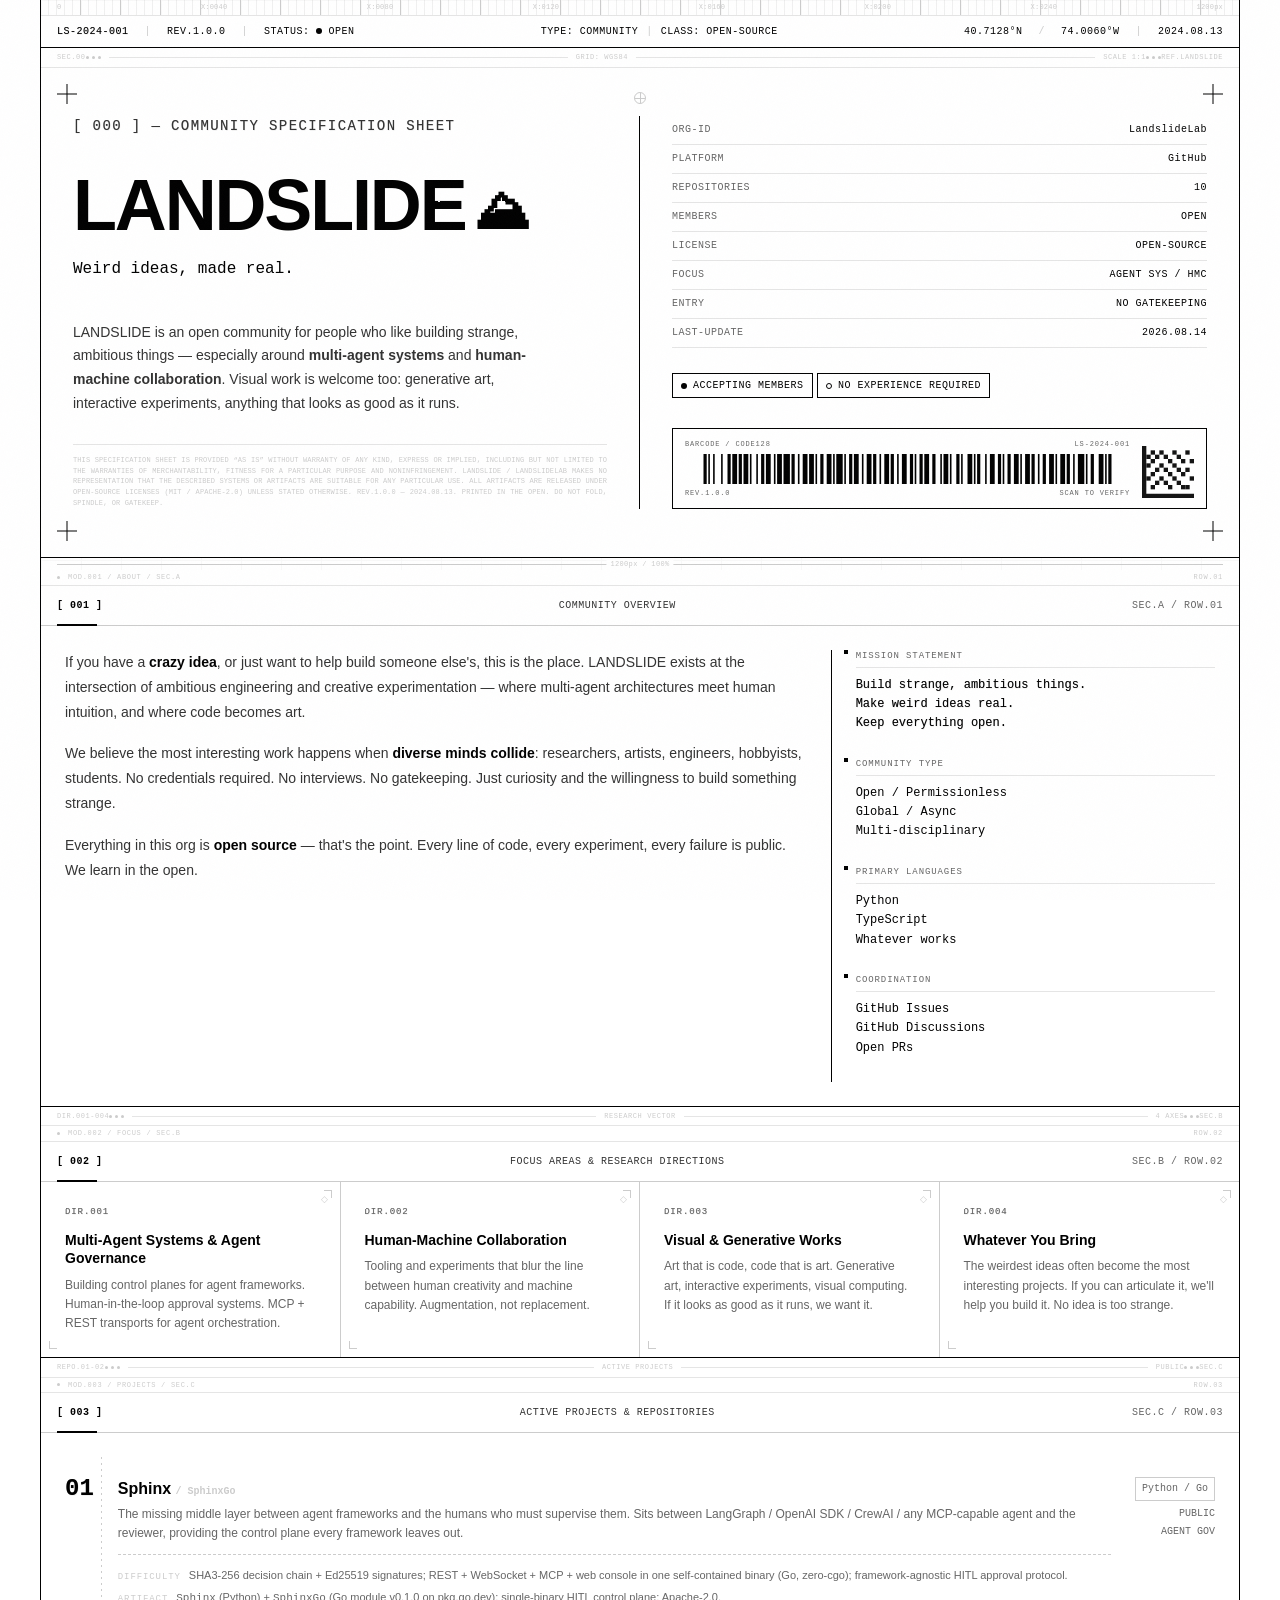
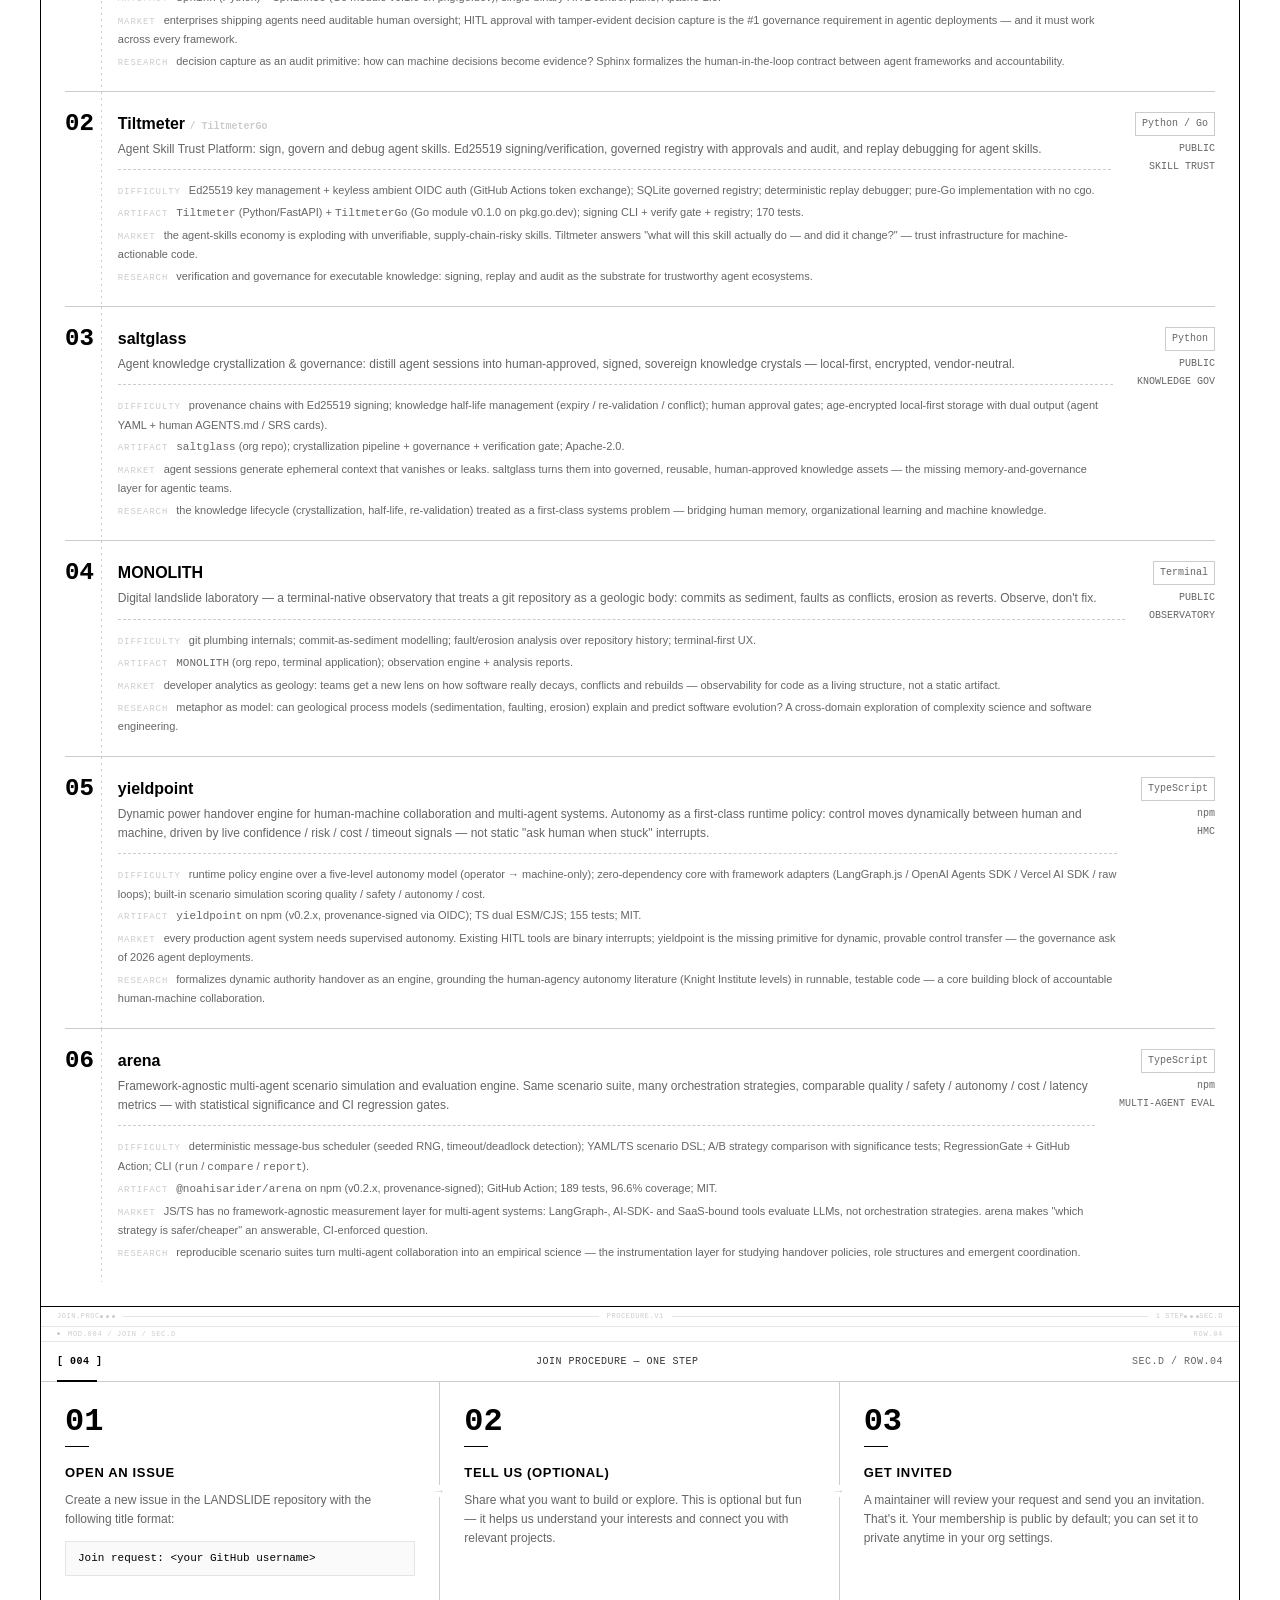
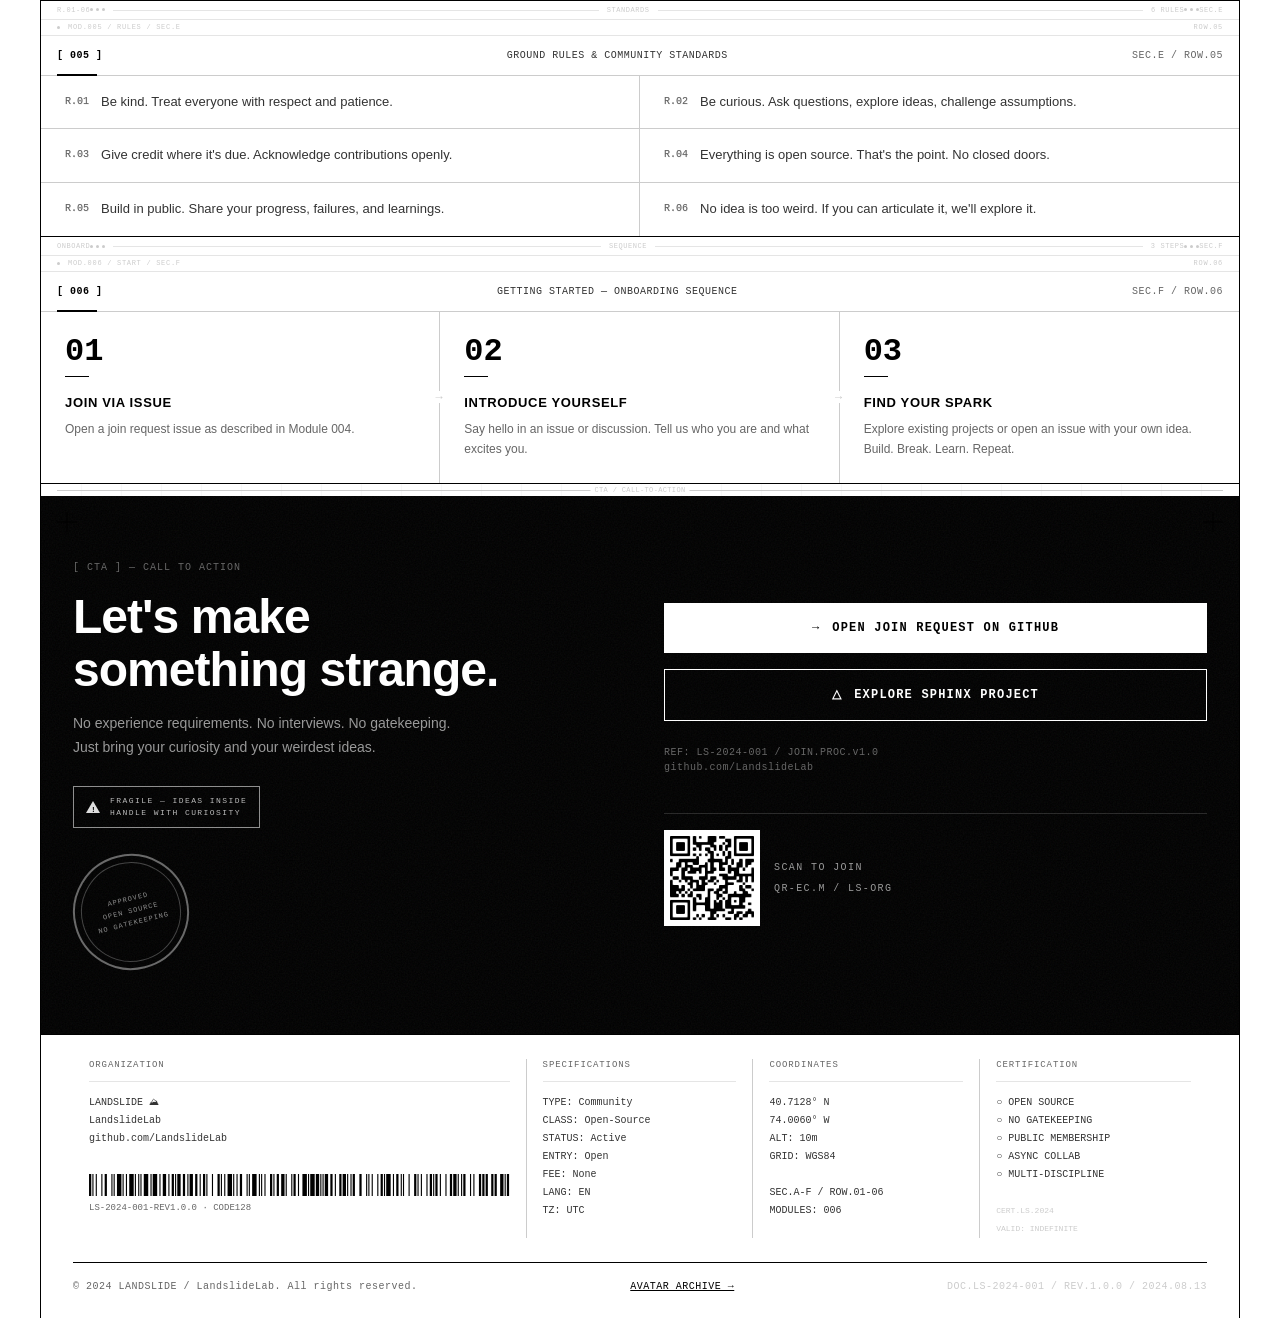
<file: index.html>
<!doctype html>
<html lang="en">
  <head>
    <meta charset="UTF-8" />
    <meta name="viewport" content="width=device-width, initial-scale=1.0" />
    <meta name="description" content="LANDSLIDE — Weird ideas, made real. An open community for multi-agent systems and human-machine collaboration." />
    <title>LANDSLIDE — Weird Ideas, Made Real</title>
    <link rel="stylesheet" href="/styles/main.css" />
    <link rel="preconnect" href="https://fonts.googleapis.com" />
    <link rel="preconnect" href="https://fonts.gstatic.com" crossorigin />
    <link href="https://fonts.googleapis.cn/css2?family=Inter:wght@300;400;500;600;700&family=JetBrains+Mono:wght@300;400;500;600;700&display=swap" rel="stylesheet" />
  </head>
  <body>
    <!-- SVG Filters for distressed effects -->
    <svg class="svg-filters" aria-hidden="true">
      <defs>
        <filter id="rough-edge" x="-5%" y="-5%" width="110%" height="110%">
          <feTurbulence type="turbulence" baseFrequency="0.04" numOctaves="4" seed="1" result="noise" />
          <feDisplacementMap in="SourceGraphic" in2="noise" scale="2" xChannelSelector="R" yChannelSelector="G" />
        </filter>
        <filter id="rough-edge-light" x="-2%" y="-2%" width="104%" height="104%">
          <feTurbulence type="turbulence" baseFrequency="0.03" numOctaves="3" seed="2" result="noise" />
          <feDisplacementMap in="SourceGraphic" in2="noise" scale="1" xChannelSelector="R" yChannelSelector="G" />
        </filter>
        <filter id="rough-edge-heavy" x="-5%" y="-5%" width="110%" height="110%">
          <feTurbulence type="turbulence" baseFrequency="0.05" numOctaves="5" seed="3" result="noise" />
          <feDisplacementMap in="SourceGraphic" in2="noise" scale="3" xChannelSelector="R" yChannelSelector="G" />
        </filter>
      </defs>
    </svg>

    <!-- Noise overlay for paper/print texture -->
    <div class="noise-overlay" aria-hidden="true"></div>

    <div class="page-wrapper">

      <!-- ============================================
           TOP RULER / COORDINATE BAR
           ============================================ -->
      <div class="top-ruler" aria-hidden="true">
        <span>0</span>
        <span>X:0040</span>
        <span>X:0080</span>
        <span>X:0120</span>
        <span>X:0160</span>
        <span>X:0200</span>
        <span>X:0240</span>
        <span>1200px</span>
      </div>

      <!-- ============================================
           TOP METADATA BAR
           ============================================ -->
      <div class="meta-bar">
        <div class="meta-left">
          <span class="mono text-xs letterpress">LS-2024-001</span>
          <span class="meta-separator">|</span>
          <span class="mono text-xs">REV.1.0.0</span>
          <span class="meta-separator">|</span>
          <span class="mono text-xs">STATUS: <span class="meta-dot"></span> OPEN</span>
        </div>
        <div class="meta-center">
          <span class="mono text-xs">TYPE: COMMUNITY</span>
          <span class="meta-separator">|</span>
          <span class="mono text-xs">CLASS: OPEN-SOURCE</span>
        </div>
        <div class="meta-right">
          <span class="mono text-xs">40.7128&deg;N</span>
          <span class="meta-separator">/</span>
          <span class="mono text-xs">74.0060&deg;W</span>
          <span class="meta-separator">|</span>
          <span class="mono text-xs">2024.08.13</span>
        </div>
      </div>

      <!-- ============================================
           MICRO-DECORATION STRIP
           ============================================ -->
      <div class="micro-strip" aria-hidden="true">
        <span>SEC.00</span>
        <div class="micro-dots">
          <span class="micro-dot"></span>
          <span class="micro-dot"></span>
          <span class="micro-dot"></span>
        </div>
        <div class="micro-line"></div>
        <span>GRID: WGS84</span>
        <div class="micro-line"></div>
        <span>SCALE 1:1</span>
        <div class="micro-dots">
          <span class="micro-dot"></span>
          <span class="micro-dot"></span>
          <span class="micro-dot"></span>
        </div>
        <span>REF.LANDSLIDE</span>
      </div>

      <!-- ============================================
           HERO SECTION
           ============================================ -->
      <section class="hero">
        <div class="crosshair tl"></div>
        <div class="crosshair tr"></div>
        <div class="crosshair bl"></div>
        <div class="crosshair br"></div>

        <!-- Registration marks -->
        <div class="reg-mark circle" style="top: 24px; left: 50%; transform: translateX(-50%);"></div>

        <div class="hero-grid">
          <div class="hero-left">
            <div>
              <div class="hero-tagline letterpress">
                <span class="mono">[ 000 ]</span> &mdash; COMMUNITY SPECIFICATION SHEET
              </div>
              <h1 class="hero-title distressed">
                LANDSLIDE<span class="mountain">&#9968;</span>
              </h1>
              <p class="hero-tagline" style="font-size: 16px; text-transform: none; letter-spacing: 0; color: var(--black); font-weight: 500;">
                Weird ideas, made real.
              </p>
            </div>
            <p class="hero-description">
              LANDSLIDE is an open community for people who like building strange, ambitious things &mdash; especially around <strong>multi-agent systems</strong> and <strong>human-machine collaboration</strong>. Visual work is welcome too: generative art, interactive experiments, anything that looks as good as it runs.
            </p>
            <div class="microprint" aria-hidden="true">
              this specification sheet is provided &ldquo;as is&rdquo; without warranty of any kind, express or implied, including but not limited to the warranties of merchantability, fitness for a particular purpose and noninfringement. LANDSLIDE / LANDSLIDELAB makes no representation that the described systems or artifacts are suitable for any particular use. all artifacts are released under open-source licenses (MIT / Apache-2.0) unless stated otherwise. rev.1.0.0 &mdash; 2024.08.13. printed in the open. do not fold, spindle, or gatekeep.
            </div>
          </div>
          <div class="hero-right">
            <div class="hero-specs">
              <div class="spec-row">
                <span class="spec-label">ORG-ID</span>
                <span class="spec-value">LandslideLab</span>
              </div>
              <div class="spec-row">
                <span class="spec-label">PLATFORM</span>
                <span class="spec-value">GitHub</span>
              </div>
              <div class="spec-row">
                <span class="spec-label">REPOSITORIES</span>
                <span class="spec-value">10</span>
              </div>
              <div class="spec-row">
                <span class="spec-label">MEMBERS</span>
                <span class="spec-value">OPEN</span>
              </div>
              <div class="spec-row">
                <span class="spec-label">LICENSE</span>
                <span class="spec-value">OPEN-SOURCE</span>
              </div>
              <div class="spec-row">
                <span class="spec-label">FOCUS</span>
                <span class="spec-value">AGENT SYS / HMC</span>
              </div>
              <div class="spec-row">
                <span class="spec-label">ENTRY</span>
                <span class="spec-value">NO GATEKEEPING</span>
              </div>
              <div class="spec-row">
                <span class="spec-label">LAST-UPDATE</span>
                <span class="spec-value">2026.08.14</span>
              </div>
            </div>
            <div style="margin-top: 24px;">
              <div class="status-badge">
                <span class="dot"></span>
                <span class="mono text-xs">ACCEPTING MEMBERS</span>
              </div>
              <div class="status-badge">
                <span class="dot hollow"></span>
                <span class="mono text-xs">NO EXPERIENCE REQUIRED</span>
              </div>
            </div>
            <div class="hero-barcode">
              <div class="hero-barcode-main">
                <div class="barcode-caption"><span>BARCODE / CODE128</span><span>LS-2024-001</span></div>
                <svg id="heroBarcode"></svg>
                <div class="barcode-caption"><span>REV.1.0.0</span><span>SCAN TO VERIFY</span></div>
              </div>
              <svg class="datamatrix" viewBox="0 0 12 12" width="52" height="52" aria-hidden="true">
                <path d="M0 0 h1 v11 h11 v1 h-12 z" fill="#000"/>
                <g fill="#000">
                  <rect x="2" y="1" width="1" height="1"/><rect x="4" y="1" width="1" height="1"/><rect x="7" y="1" width="1" height="1"/><rect x="10" y="1" width="1" height="1"/>
                  <rect x="1" y="2" width="1" height="1"/><rect x="3" y="2" width="1" height="1"/><rect x="5" y="2" width="1" height="1"/><rect x="8" y="2" width="1" height="1"/>
                  <rect x="2" y="3" width="1" height="1"/><rect x="6" y="3" width="1" height="1"/><rect x="9" y="3" width="1" height="1"/><rect x="11" y="3" width="1" height="1"/>
                  <rect x="1" y="4" width="1" height="1"/><rect x="4" y="4" width="1" height="1"/><rect x="7" y="4" width="1" height="1"/>
                  <rect x="3" y="5" width="1" height="1"/><rect x="5" y="5" width="1" height="1"/><rect x="8" y="5" width="1" height="1"/><rect x="10" y="5" width="1" height="1"/>
                  <rect x="2" y="6" width="1" height="1"/><rect x="6" y="6" width="1" height="1"/><rect x="9" y="6" width="1" height="1"/>
                  <rect x="1" y="7" width="1" height="1"/><rect x="4" y="7" width="1" height="1"/><rect x="7" y="7" width="1" height="1"/><rect x="11" y="7" width="1" height="1"/>
                  <rect x="3" y="8" width="1" height="1"/><rect x="5" y="8" width="1" height="1"/><rect x="8" y="8" width="1" height="1"/>
                  <rect x="2" y="9" width="1" height="1"/><rect x="6" y="9" width="1" height="1"/><rect x="9" y="9" width="1" height="1"/><rect x="10" y="9" width="1" height="1"/>
                </g>
              </svg>
            </div>
          </div>
        </div>
      </section>

      <!-- ============================================
           DIMENSION LINE
           ============================================ -->
      <div class="dimension-line" data-dim="1200px / 100%" aria-hidden="true"></div>

      <!-- ============================================
           MODULE 001 — ABOUT
           ============================================ -->
      <div class="section-micro-label" aria-hidden="true">
        <span class="sml-dot"></span>
        <span>MOD.001 / ABOUT / SEC.A</span>
        <span style="margin-left: auto;">ROW.01</span>
      </div>
      <section class="module">
        <div class="module-header">
          <span class="module-number">[ 001 ]</span>
          <span class="module-title">Community Overview</span>
          <span class="module-coord">SEC.A / ROW.01</span>
        </div>
        <div class="module-body">
          <div class="about-grid">
            <div class="about-main">
              <p class="about-text">
                If you have a <strong>crazy idea</strong>, or just want to help build someone else's, this is the place. LANDSLIDE exists at the intersection of ambitious engineering and creative experimentation &mdash; where multi-agent architectures meet human intuition, and where code becomes art.
              </p>
              <p class="about-text">
                We believe the most interesting work happens when <strong>diverse minds collide</strong>: researchers, artists, engineers, hobbyists, students. No credentials required. No interviews. No gatekeeping. Just curiosity and the willingness to build something strange.
              </p>
              <p class="about-text">
                Everything in this org is <strong>open source</strong> &mdash; that's the point. Every line of code, every experiment, every failure is public. We learn in the open.
              </p>
            </div>
            <div class="about-sidebar">
              <div class="sidebar-block">
                <div class="sidebar-label">Mission Statement</div>
                <div class="sidebar-value letterpress">
                  Build strange, ambitious things.<br/>
                  Make weird ideas real.<br/>
                  Keep everything open.
                </div>
              </div>
              <div class="sidebar-block">
                <div class="sidebar-label">Community Type</div>
                <div class="sidebar-value">
                  Open / Permissionless<br/>
                  Global / Async<br/>
                  Multi-disciplinary
                </div>
              </div>
              <div class="sidebar-block">
                <div class="sidebar-label">Primary Languages</div>
                <div class="sidebar-value">
                  Python<br/>
                  TypeScript<br/>
                  Whatever works
                </div>
              </div>
              <div class="sidebar-block">
                <div class="sidebar-label">Coordination</div>
                <div class="sidebar-value">
                  GitHub Issues<br/>
                  GitHub Discussions<br/>
                  Open PRs
                </div>
              </div>
            </div>
          </div>
        </div>
      </section>

      <!-- ============================================
           MICRO-DECORATION STRIP
           ============================================ -->
      <div class="micro-strip" aria-hidden="true">
        <span>DIR.001-004</span>
        <div class="micro-dots">
          <span class="micro-dot"></span>
          <span class="micro-dot"></span>
          <span class="micro-dot"></span>
        </div>
        <div class="micro-line"></div>
        <span>RESEARCH VECTOR</span>
        <div class="micro-line"></div>
        <span>4 AXES</span>
        <div class="micro-dots">
          <span class="micro-dot"></span>
          <span class="micro-dot"></span>
          <span class="micro-dot"></span>
        </div>
        <span>SEC.B</span>
      </div>

      <!-- ============================================
           MODULE 002 — FOCUS AREAS
           ============================================ -->
      <div class="section-micro-label" aria-hidden="true">
        <span class="sml-dot"></span>
        <span>MOD.002 / FOCUS / SEC.B</span>
        <span style="margin-left: auto;">ROW.02</span>
      </div>
      <section class="module">
        <div class="module-header">
          <span class="module-number">[ 002 ]</span>
          <span class="module-title">Focus Areas &amp; Research Directions</span>
          <span class="module-coord">SEC.B / ROW.02</span>
        </div>
        <div class="module-body" style="padding: 0;">
          <div class="focus-grid">
            <div class="focus-item">
              <span class="focus-item-icon">&#x25C7;</span>
              <div class="focus-item-number letterpress">DIR.001</div>
              <div class="focus-item-title">Multi-Agent Systems &amp; Agent Governance</div>
              <div class="focus-item-desc">
                Building control planes for agent frameworks. Human-in-the-loop approval systems. MCP + REST transports for agent orchestration.
              </div>
            </div>
            <div class="focus-item">
              <span class="focus-item-icon">&#x25C7;</span>
              <div class="focus-item-number letterpress">DIR.002</div>
              <div class="focus-item-title">Human-Machine Collaboration</div>
              <div class="focus-item-desc">
                Tooling and experiments that blur the line between human creativity and machine capability. Augmentation, not replacement.
              </div>
            </div>
            <div class="focus-item">
              <span class="focus-item-icon">&#x25C7;</span>
              <div class="focus-item-number letterpress">DIR.003</div>
              <div class="focus-item-title">Visual &amp; Generative Works</div>
              <div class="focus-item-desc">
                Art that is code, code that is art. Generative art, interactive experiments, visual computing. If it looks as good as it runs, we want it.
              </div>
            </div>
            <div class="focus-item">
              <span class="focus-item-icon">&#x25C7;</span>
              <div class="focus-item-number letterpress">DIR.004</div>
              <div class="focus-item-title">Whatever You Bring</div>
              <div class="focus-item-desc">
                The weirdest ideas often become the most interesting projects. If you can articulate it, we'll help you build it. No idea is too strange.
              </div>
            </div>
          </div>
        </div>
      </section>

      <!-- ============================================
           MICRO-DECORATION STRIP
           ============================================ -->
      <div class="micro-strip" aria-hidden="true">
        <span>REPO.01-02</span>
        <div class="micro-dots">
          <span class="micro-dot"></span>
          <span class="micro-dot"></span>
          <span class="micro-dot"></span>
        </div>
        <div class="micro-line"></div>
        <span>ACTIVE PROJECTS</span>
        <div class="micro-line"></div>
        <span>PUBLIC</span>
        <div class="micro-dots">
          <span class="micro-dot"></span>
          <span class="micro-dot"></span>
          <span class="micro-dot"></span>
        </div>
        <span>SEC.C</span>
      </div>

      <!-- ============================================
           MODULE 003 — PROJECTS
           ============================================ -->
      <div class="section-micro-label" aria-hidden="true">
        <span class="sml-dot"></span>
        <span>MOD.003 / PROJECTS / SEC.C</span>
        <span style="margin-left: auto;">ROW.03</span>
      </div>
      <section class="module">
        <div class="module-header">
          <span class="module-number">[ 003 ]</span>
          <span class="module-title">Active Projects &amp; Repositories</span>
          <span class="module-coord">SEC.C / ROW.03</span>
        </div>
        <div class="module-body">
          <div class="project-card">
            <div class="project-index letterpress">01</div>
            <div class="project-info">
              <h3><a href="https://github.com/LandslideLab/Sphinx" target="_blank" rel="noopener">Sphinx</a> <span style="color:var(--light-gray);font-family:var(--font-mono);font-size:10px;">/ SphinxGo</span></h3>
              <p>
                The missing middle layer between agent frameworks and the humans who must supervise them. Sits between LangGraph / OpenAI SDK / CrewAI / any MCP-capable agent and the reviewer, providing the control plane every framework leaves out.
              </p>
              <div class="project-spec">
                <div><span class="spec-k">DIFFICULTY</span>SHA3-256 decision chain + Ed25519 signatures; REST + WebSocket + MCP + web console in one self-contained binary (Go, zero-cgo); framework-agnostic HITL approval protocol.</div>
                <div><span class="spec-k">ARTIFACT</span><code>Sphinx</code> (Python) + <code>SphinxGo</code> (Go module v0.1.0 on pkg.go.dev); single-binary HITL control plane; Apache-2.0.</div>
                <div><span class="spec-k">MARKET</span>enterprises shipping agents need auditable human oversight; HITL approval with tamper-evident decision capture is the #1 governance requirement in agentic deployments &mdash; and it must work across every framework.</div>
                <div><span class="spec-k">RESEARCH</span>decision capture as an audit primitive: how can machine decisions become evidence? Sphinx formalizes the human-in-the-loop contract between agent frameworks and accountability.</div>
              </div>
            </div>
            <div class="project-meta">
              <span class="lang">Python / Go</span><br/>
              <span>PUBLIC</span><br/>
              <span>AGENT GOV</span>
            </div>
          </div>
          <div class="project-card">
            <div class="project-index letterpress">02</div>
            <div class="project-info">
              <h3><a href="https://github.com/LandslideLab/Tiltmeter" target="_blank" rel="noopener">Tiltmeter</a> <span style="color:var(--light-gray);font-family:var(--font-mono);font-size:10px;">/ TiltmeterGo</span></h3>
              <p>
                Agent Skill Trust Platform: sign, govern and debug agent skills. Ed25519 signing/verification, governed registry with approvals and audit, and replay debugging for agent skills.
              </p>
              <div class="project-spec">
                <div><span class="spec-k">DIFFICULTY</span>Ed25519 key management + keyless ambient OIDC auth (GitHub Actions token exchange); SQLite governed registry; deterministic replay debugger; pure-Go implementation with no cgo.</div>
                <div><span class="spec-k">ARTIFACT</span><code>Tiltmeter</code> (Python/FastAPI) + <code>TiltmeterGo</code> (Go module v0.1.0 on pkg.go.dev); signing CLI + verify gate + registry; 170 tests.</div>
                <div><span class="spec-k">MARKET</span>the agent-skills economy is exploding with unverifiable, supply-chain-risky skills. Tiltmeter answers "what will this skill actually do &mdash; and did it change?" &mdash; trust infrastructure for machine-actionable code.</div>
                <div><span class="spec-k">RESEARCH</span>verification and governance for executable knowledge: signing, replay and audit as the substrate for trustworthy agent ecosystems.</div>
              </div>
            </div>
            <div class="project-meta">
              <span class="lang">Python / Go</span><br/>
              <span>PUBLIC</span><br/>
              <span>SKILL TRUST</span>
            </div>
          </div>
          <div class="project-card">
            <div class="project-index letterpress">03</div>
            <div class="project-info">
              <h3><a href="https://github.com/LandslideLab/saltglass" target="_blank" rel="noopener">saltglass</a></h3>
              <p>
                Agent knowledge crystallization &amp; governance: distill agent sessions into human-approved, signed, sovereign knowledge crystals &mdash; local-first, encrypted, vendor-neutral.
              </p>
              <div class="project-spec">
                <div><span class="spec-k">DIFFICULTY</span>provenance chains with Ed25519 signing; knowledge half-life management (expiry / re-validation / conflict); human approval gates; age-encrypted local-first storage with dual output (agent YAML + human AGENTS.md / SRS cards).</div>
                <div><span class="spec-k">ARTIFACT</span><code>saltglass</code> (org repo); crystallization pipeline + governance + verification gate; Apache-2.0.</div>
                <div><span class="spec-k">MARKET</span>agent sessions generate ephemeral context that vanishes or leaks. saltglass turns them into governed, reusable, human-approved knowledge assets &mdash; the missing memory-and-governance layer for agentic teams.</div>
                <div><span class="spec-k">RESEARCH</span>the knowledge lifecycle (crystallization, half-life, re-validation) treated as a first-class systems problem &mdash; bridging human memory, organizational learning and machine knowledge.</div>
              </div>
            </div>
            <div class="project-meta">
              <span class="lang">Python</span><br/>
              <span>PUBLIC</span><br/>
              <span>KNOWLEDGE GOV</span>
            </div>
          </div>
          <div class="project-card">
            <div class="project-index letterpress">04</div>
            <div class="project-info">
              <h3><a href="https://github.com/LandslideLab/MONOLITH" target="_blank" rel="noopener">MONOLITH</a></h3>
              <p>
                Digital landslide laboratory &mdash; a terminal-native observatory that treats a git repository as a geologic body: commits as sediment, faults as conflicts, erosion as reverts. Observe, don't fix.
              </p>
              <div class="project-spec">
                <div><span class="spec-k">DIFFICULTY</span>git plumbing internals; commit-as-sediment modelling; fault/erosion analysis over repository history; terminal-first UX.</div>
                <div><span class="spec-k">ARTIFACT</span><code>MONOLITH</code> (org repo, terminal application); observation engine + analysis reports.</div>
                <div><span class="spec-k">MARKET</span>developer analytics as geology: teams get a new lens on how software really decays, conflicts and rebuilds &mdash; observability for code as a living structure, not a static artifact.</div>
                <div><span class="spec-k">RESEARCH</span>metaphor as model: can geological process models (sedimentation, faulting, erosion) explain and predict software evolution? A cross-domain exploration of complexity science and software engineering.</div>
              </div>
            </div>
            <div class="project-meta">
              <span class="lang">Terminal</span><br/>
              <span>PUBLIC</span><br/>
              <span>OBSERVATORY</span>
            </div>
          </div>
          <div class="project-card">
            <div class="project-index letterpress">05</div>
            <div class="project-info">
              <h3><a href="https://github.com/LandslideLab/yieldpoint" target="_blank" rel="noopener">yieldpoint</a></h3>
              <p>
                Dynamic power handover engine for human-machine collaboration and multi-agent systems. Autonomy as a first-class runtime policy: control moves dynamically between human and machine, driven by live confidence / risk / cost / timeout signals &mdash; not static "ask human when stuck" interrupts.
              </p>
              <div class="project-spec">
                <div><span class="spec-k">DIFFICULTY</span>runtime policy engine over a five-level autonomy model (operator &rarr; machine-only); zero-dependency core with framework adapters (LangGraph.js / OpenAI Agents SDK / Vercel AI SDK / raw loops); built-in scenario simulation scoring quality / safety / autonomy / cost.</div>
                <div><span class="spec-k">ARTIFACT</span><code>yieldpoint</code> on npm (v0.2.x, provenance-signed via OIDC); TS dual ESM/CJS; 155 tests; MIT.</div>
                <div><span class="spec-k">MARKET</span>every production agent system needs supervised autonomy. Existing HITL tools are binary interrupts; yieldpoint is the missing primitive for dynamic, provable control transfer &mdash; the governance ask of 2026 agent deployments.</div>
                <div><span class="spec-k">RESEARCH</span>formalizes dynamic authority handover as an engine, grounding the human-agency autonomy literature (Knight Institute levels) in runnable, testable code &mdash; a core building block of accountable human-machine collaboration.</div>
              </div>
            </div>
            <div class="project-meta">
              <span class="lang">TypeScript</span><br/>
              <span>npm</span><br/>
              <span>HMC</span>
            </div>
          </div>
          <div class="project-card">
            <div class="project-index letterpress">06</div>
            <div class="project-info">
              <h3><a href="https://github.com/LandslideLab/arena" target="_blank" rel="noopener">arena</a></h3>
              <p>
                Framework-agnostic multi-agent scenario simulation and evaluation engine. Same scenario suite, many orchestration strategies, comparable quality / safety / autonomy / cost / latency metrics &mdash; with statistical significance and CI regression gates.
              </p>
              <div class="project-spec">
                <div><span class="spec-k">DIFFICULTY</span>deterministic message-bus scheduler (seeded RNG, timeout/deadlock detection); YAML/TS scenario DSL; A/B strategy comparison with significance tests; RegressionGate + GitHub Action; CLI (<code>run</code> / <code>compare</code> / <code>report</code>).</div>
                <div><span class="spec-k">ARTIFACT</span><code>@noahisarider/arena</code> on npm (v0.2.x, provenance-signed); GitHub Action; 189 tests, 96.6% coverage; MIT.</div>
                <div><span class="spec-k">MARKET</span>JS/TS has no framework-agnostic measurement layer for multi-agent systems: LangGraph-, AI-SDK- and SaaS-bound tools evaluate LLMs, not orchestration strategies. arena makes "which strategy is safer/cheaper" an answerable, CI-enforced question.</div>
                <div><span class="spec-k">RESEARCH</span>reproducible scenario suites turn multi-agent collaboration into an empirical science &mdash; the instrumentation layer for studying handover policies, role structures and emergent coordination.</div>
              </div>
            </div>
            <div class="project-meta">
              <span class="lang">TypeScript</span><br/>
              <span>npm</span><br/>
              <span>MULTI-AGENT EVAL</span>
            </div>
          </div>
        </div>
      </section>

      <!-- ============================================
           MICRO-DECORATION STRIP
           ============================================ -->
      <div class="micro-strip" aria-hidden="true">
        <span>JOIN.PROC</span>
        <div class="micro-dots">
          <span class="micro-dot"></span>
          <span class="micro-dot"></span>
          <span class="micro-dot"></span>
        </div>
        <div class="micro-line"></div>
        <span>PROCEDURE.v1</span>
        <div class="micro-line"></div>
        <span>1 STEP</span>
        <div class="micro-dots">
          <span class="micro-dot"></span>
          <span class="micro-dot"></span>
          <span class="micro-dot"></span>
        </div>
        <span>SEC.D</span>
      </div>

      <!-- ============================================
           MODULE 004 — HOW TO JOIN
           ============================================ -->
      <div class="section-micro-label" aria-hidden="true">
        <span class="sml-dot"></span>
        <span>MOD.004 / JOIN / SEC.D</span>
        <span style="margin-left: auto;">ROW.04</span>
      </div>
      <section class="module">
        <div class="module-header">
          <span class="module-number">[ 004 ]</span>
          <span class="module-title">Join Procedure &mdash; One Step</span>
          <span class="module-coord">SEC.D / ROW.04</span>
        </div>
        <div class="module-body" style="padding: 0;">
          <div class="join-steps">
            <div class="join-step">
              <div class="step-number distressed-light">01</div>
              <div class="step-title">Open an Issue</div>
              <div class="step-desc">
                Create a new issue in the LANDSLIDE repository with the following title format:
              </div>
              <code class="step-code">Join request: &lt;your GitHub username&gt;</code>
            </div>
            <div class="join-step">
              <div class="step-number distressed-light">02</div>
              <div class="step-title">Tell Us (Optional)</div>
              <div class="step-desc">
                Share what you want to build or explore. This is optional but fun &mdash; it helps us understand your interests and connect you with relevant projects.
              </div>
            </div>
            <div class="join-step">
              <div class="step-number distressed-light">03</div>
              <div class="step-title">Get Invited</div>
              <div class="step-desc">
                A maintainer will review your request and send you an invitation. That's it. Your membership is public by default; you can set it to private anytime in your org settings.
              </div>
            </div>
          </div>
        </div>
      </section>

      <!-- ============================================
           MICRO-DECORATION STRIP
           ============================================ -->
      <div class="micro-strip" aria-hidden="true">
        <span>R.01-06</span>
        <div class="micro-dots">
          <span class="micro-dot"></span>
          <span class="micro-dot"></span>
          <span class="micro-dot"></span>
        </div>
        <div class="micro-line"></div>
        <span>STANDARDS</span>
        <div class="micro-line"></div>
        <span>6 RULES</span>
        <div class="micro-dots">
          <span class="micro-dot"></span>
          <span class="micro-dot"></span>
          <span class="micro-dot"></span>
        </div>
        <span>SEC.E</span>
      </div>

      <!-- ============================================
           MODULE 005 — GROUND RULES
           ============================================ -->
      <div class="section-micro-label" aria-hidden="true">
        <span class="sml-dot"></span>
        <span>MOD.005 / RULES / SEC.E</span>
        <span style="margin-left: auto;">ROW.05</span>
      </div>
      <section class="module">
        <div class="module-header">
          <span class="module-number">[ 005 ]</span>
          <span class="module-title">Ground Rules &amp; Community Standards</span>
          <span class="module-coord">SEC.E / ROW.05</span>
        </div>
        <div class="module-body" style="padding: 0;">
          <div class="rules-list">
            <div class="rule-item">
              <span class="rule-index letterpress">R.01</span>
              <span class="rule-text">Be kind. Treat everyone with respect and patience.</span>
            </div>
            <div class="rule-item">
              <span class="rule-index letterpress">R.02</span>
              <span class="rule-text">Be curious. Ask questions, explore ideas, challenge assumptions.</span>
            </div>
            <div class="rule-item">
              <span class="rule-index letterpress">R.03</span>
              <span class="rule-text">Give credit where it's due. Acknowledge contributions openly.</span>
            </div>
            <div class="rule-item">
              <span class="rule-index letterpress">R.04</span>
              <span class="rule-text">Everything is open source. That's the point. No closed doors.</span>
            </div>
            <div class="rule-item">
              <span class="rule-index letterpress">R.05</span>
              <span class="rule-text">Build in public. Share your progress, failures, and learnings.</span>
            </div>
            <div class="rule-item">
              <span class="rule-index letterpress">R.06</span>
              <span class="rule-text">No idea is too weird. If you can articulate it, we'll explore it.</span>
            </div>
          </div>
        </div>
      </section>

      <!-- ============================================
           MICRO-DECORATION STRIP
           ============================================ -->
      <div class="micro-strip" aria-hidden="true">
        <span>ONBOARD</span>
        <div class="micro-dots">
          <span class="micro-dot"></span>
          <span class="micro-dot"></span>
          <span class="micro-dot"></span>
        </div>
        <div class="micro-line"></div>
        <span>SEQUENCE</span>
        <div class="micro-line"></div>
        <span>3 STEPS</span>
        <div class="micro-dots">
          <span class="micro-dot"></span>
          <span class="micro-dot"></span>
          <span class="micro-dot"></span>
        </div>
        <span>SEC.F</span>
      </div>

      <!-- ============================================
           GETTING STARTED
           ============================================ -->
      <div class="section-micro-label" aria-hidden="true">
        <span class="sml-dot"></span>
        <span>MOD.006 / START / SEC.F</span>
        <span style="margin-left: auto;">ROW.06</span>
      </div>
      <section class="module">
        <div class="module-header">
          <span class="module-number">[ 006 ]</span>
          <span class="module-title">Getting Started &mdash; Onboarding Sequence</span>
          <span class="module-coord">SEC.F / ROW.06</span>
        </div>
        <div class="module-body" style="padding: 0;">
          <div class="join-steps">
            <div class="join-step">
              <div class="step-number distressed-light">01</div>
              <div class="step-title">Join via Issue</div>
              <div class="step-desc">Open a join request issue as described in Module 004.</div>
            </div>
            <div class="join-step">
              <div class="step-number distressed-light">02</div>
              <div class="step-title">Introduce Yourself</div>
              <div class="step-desc">Say hello in an issue or discussion. Tell us who you are and what excites you.</div>
            </div>
            <div class="join-step">
              <div class="step-number distressed-light">03</div>
              <div class="step-title">Find Your Spark</div>
              <div class="step-desc">Explore existing projects or open an issue with your own idea. Build. Break. Learn. Repeat.</div>
            </div>
          </div>
        </div>
      </section>

      <!-- ============================================
           DIMENSION LINE
           ============================================ -->
      <div class="dimension-line" data-dim="CTA / CALL-TO-ACTION" aria-hidden="true"></div>

      <!-- ============================================
           CTA SECTION
           ============================================ -->
      <section class="cta-section">
        <div class="crosshair tl" style="color: var(--white);"></div>
        <div class="crosshair tr" style="color: var(--white);"></div>

        <div class="cta-grid">
          <div class="cta-left">
            <div class="mono text-xs" style="color: #666; margin-bottom: 16px; letter-spacing: 0.1em;">
              [ CTA ] &mdash; CALL TO ACTION
            </div>
            <h2 class="distressed-light">Let's make<br/>something strange.</h2>
            <p>
              No experience requirements. No interviews. No gatekeeping.<br/>
              Just bring your curiosity and your weirdest ideas.
            </p>
            <div class="warn-mark">
              <span class="warn-triangle"></span>
              <span>FRAGILE &mdash; IDEAS INSIDE<br/>HANDLE WITH CURIOSITY</span>
            </div>
            <div class="stamp" aria-hidden="true">
              APPROVED<br/>OPEN SOURCE<br/>NO GATEKEEPING
            </div>
          </div>
          <div class="cta-right">
            <a href="https://github.com/LandslideLab" target="_blank" rel="noopener" class="cta-button">
              <span>&#x2192;</span>
              <span>Open Join Request on GitHub</span>
            </a>
            <a href="https://github.com/LandslideLab/Sphinx" target="_blank" rel="noopener" class="cta-button outline">
              <span>&#x25B3;</span>
              <span>Explore Sphinx Project</span>
            </a>
            <div class="cta-meta">
              REF: LS-2024-001 / JOIN.PROC.v1.0<br/>
              github.com/LandslideLab
            </div>
            <div class="qr-row">
              <div id="ctaQr" class="qr-box"></div>
              <div class="qr-side">
                <span class="mono text-xs">SCAN TO JOIN</span>
                <span class="mono text-xs">QR-EC.M / LS-ORG</span>
              </div>
            </div>
          </div>
        </div>
      </section>

      <!-- ============================================
           FOOTER
           ============================================ -->
      <footer class="footer">
        <div class="footer-grid">
          <div class="footer-col">
            <div class="footer-col-title">Organization</div>
            <div class="footer-col-text">
              LANDSLIDE &#9968;<br/>
              LandslideLab<br/>
              github.com/LandslideLab<br/><br/>
              <svg id="footerBarcode" class="barcode-svg"></svg>
              <div class="mono" style="font-size: 9px; color: var(--mid-gray); margin-top: 4px;">LS-2024-001-REV1.0.0 &middot; CODE128</div>
            </div>
          </div>
          <div class="footer-col">
            <div class="footer-col-title">Specifications</div>
            <div class="footer-col-text">
              TYPE: Community<br/>
              CLASS: Open-Source<br/>
              STATUS: Active<br/>
              ENTRY: Open<br/>
              FEE: None<br/>
              LANG: EN<br/>
              TZ: UTC
            </div>
          </div>
          <div class="footer-col">
            <div class="footer-col-title">Coordinates</div>
            <div class="footer-col-text">
              40.7128&deg; N<br/>
              74.0060&deg; W<br/>
              ALT: 10m<br/>
              GRID: WGS84<br/><br/>
              SEC.A-F / ROW.01-06<br/>
              MODULES: 006
            </div>
          </div>
          <div class="footer-col">
            <div class="footer-col-title">Certification</div>
            <div class="footer-col-text">
              &#x25CB; OPEN SOURCE<br/>
              &#x25CB; NO GATEKEEPING<br/>
              &#x25CB; PUBLIC MEMBERSHIP<br/>
              &#x25CB; ASYNC COLLAB<br/>
              &#x25CB; MULTI-DISCIPLINE<br/><br/>
              <span class="mono" style="font-size: 8px; color: var(--light-gray);">
                CERT.LS.2024<br/>
                VALID: INDEFINITE
              </span>
            </div>
          </div>
        </div>

        <!-- Bottom metadata strip -->
        <div style="margin-top: 24px; padding-top: 16px; border-top: var(--border-thin); display: flex; justify-content: space-between; align-items: center; flex-wrap: wrap; gap: 8px;">
          <span class="mono text-xs" style="color: var(--mid-gray);">
            &#x00A9; 2024 LANDSLIDE / LandslideLab. All rights reserved.
          </span>
          <a href="/avatars.html" class="mono text-xs" style="color: var(--black); text-decoration: underline;">
            AVATAR ARCHIVE &#x2192;
          </a>
          <span class="mono text-xs" style="color: var(--light-gray);">
            DOC.LS-2024-001 / REV.1.0.0 / 2024.08.13
          </span>
        </div>
      </footer>

    </div>

    <script src="/assets/vendor/JsBarcode.all.min.js"></script>
    <script src="/assets/vendor/qr-creator.min.js"></script>
    <script>
    (function () {
      if (window.JsBarcode) {
        try {
          JsBarcode("#heroBarcode", "LS-2024-001-REV1.0.0", {
            format: "CODE128", width: 1.6, height: 30, displayValue: false, margin: 0,
            background: "#ffffff", lineColor: "#000000"
          });
        } catch (e) {}
        try {
          JsBarcode("#footerBarcode", "https://github.com/LandslideLab", {
            format: "CODE128", width: 1.4, height: 28, displayValue: false, margin: 0,
            background: "#ffffff", lineColor: "#000000"
          });
        } catch (e) {}
      }
      if (window.QrCreator) {
        try {
          QrCreator.render({
            text: "https://github.com/LandslideLab",
            radius: 0.4, ecLevel: "M", fill: "#000000", background: "#ffffff", size: 96
          }, document.querySelector("#ctaQr"));
        } catch (e) {}
      }
    })();
    </script>
  </body>
</html>
</file>
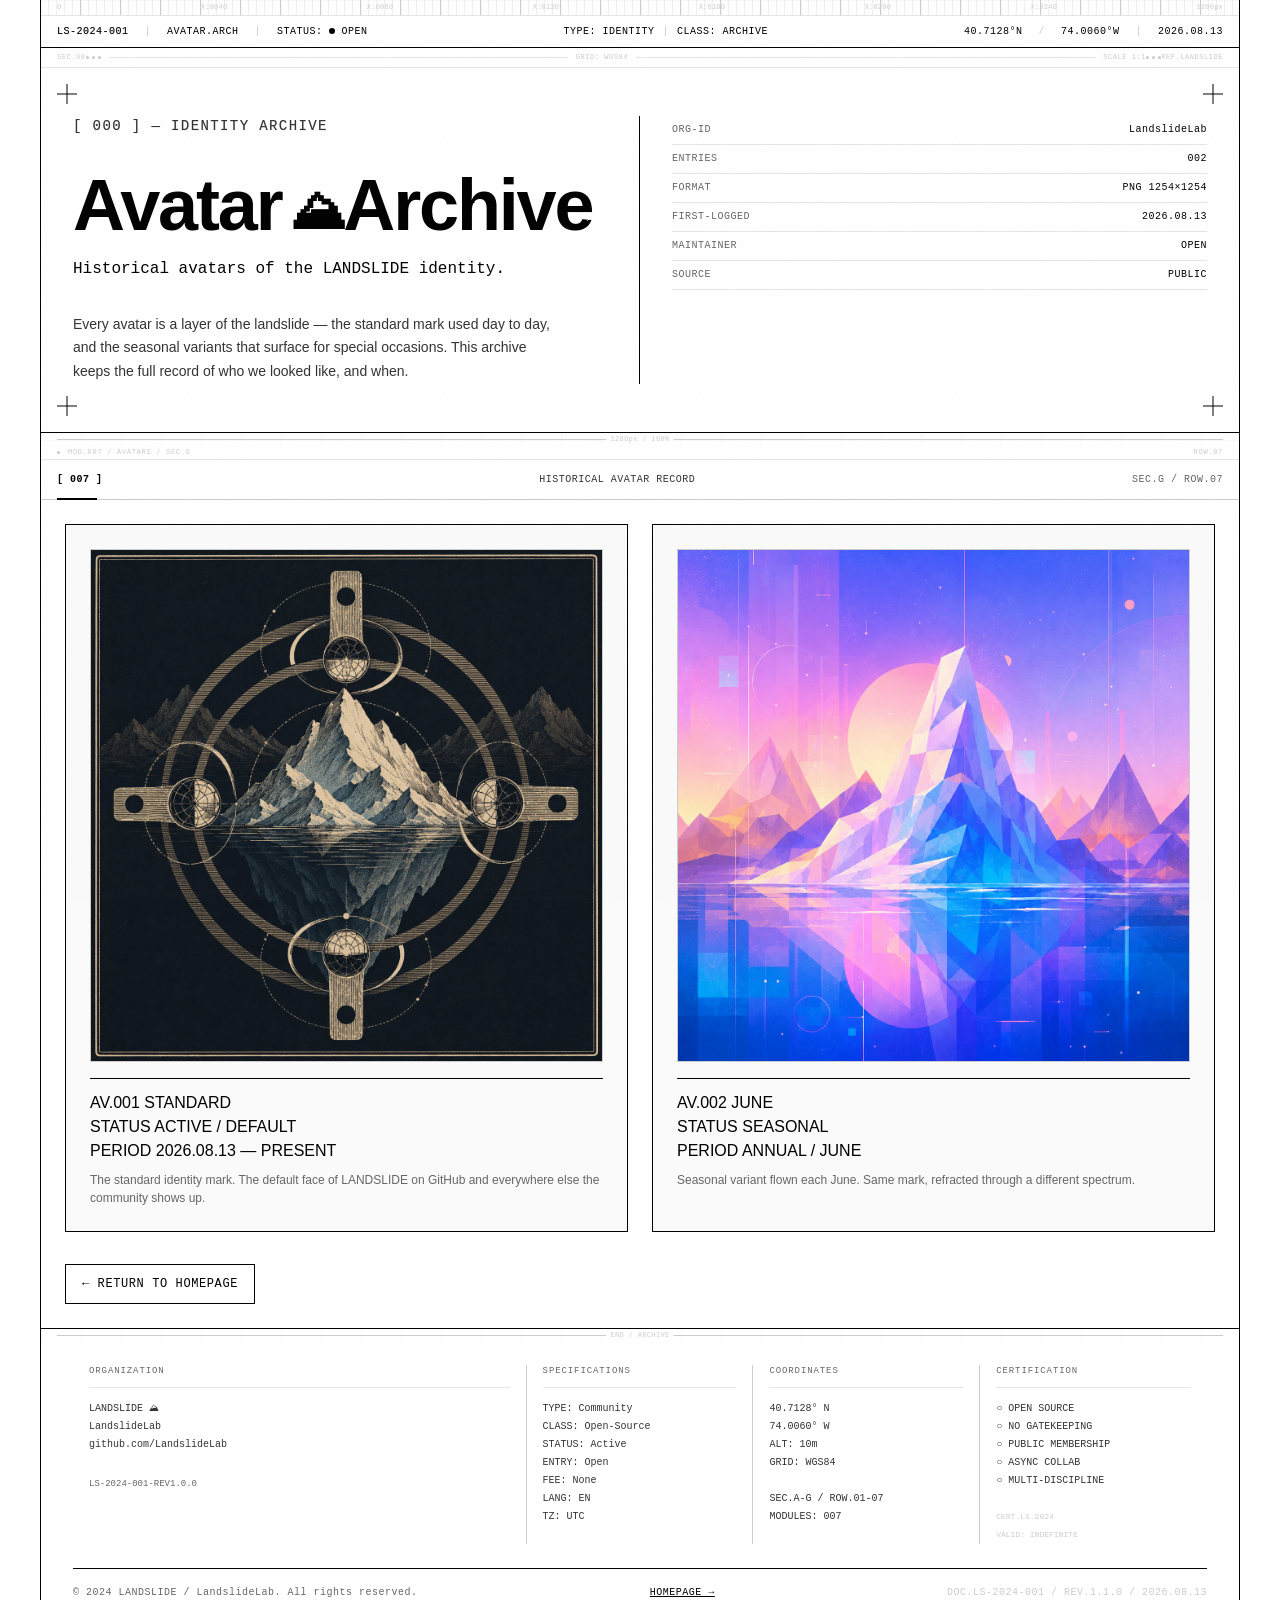
<file: avatars.html>
<!doctype html>
<html lang="en">
  <head>
    <meta charset="UTF-8" />
    <meta name="viewport" content="width=device-width, initial-scale=1.0" />
    <meta name="description" content="LANDSLIDE — Historical avatar archive. Standard and seasonal identity marks." />
    <title>LANDSLIDE — Avatar Archive</title>
    <link rel="stylesheet" href="/styles/main.css" />
    <link rel="preconnect" href="https://fonts.googleapis.com" />
    <link rel="preconnect" href="https://fonts.gstatic.com" crossorigin />
    <link href="https://fonts.googleapis.cn/css2?family=Inter:wght@300;400;500;600;700&family=JetBrains+Mono:wght@300;400;500;600;700&display=swap" rel="stylesheet" />
    <style>
      .avatar-grid {
        display: grid;
        grid-template-columns: repeat(auto-fit, minmax(280px, 1fr));
        gap: 24px;
      }
      .avatar-card {
        border: var(--border-thin);
        padding: 24px;
        position: relative;
        background: var(--off-white);
      }
      .avatar-card img {
        width: 100%;
        height: auto;
        display: block;
        border: var(--border-light);
        background: var(--white);
      }
      .avatar-meta {
        margin-top: 16px;
        border-top: var(--border-thin);
        padding-top: 12px;
      }
      .avatar-note {
        margin-top: 8px;
        font-size: 12px;
        color: var(--mid-gray);
      }
      .back-link {
        display: inline-block;
        margin-top: 32px;
        font-family: var(--font-mono);
        font-size: 12px;
        letter-spacing: 0.05em;
        color: var(--black);
        text-decoration: none;
        border: var(--border-thin);
        padding: 10px 16px;
      }
      .back-link:hover {
        background: var(--black);
        color: var(--white);
      }
    </style>
  </head>
  <body>
    <!-- SVG Filters for distressed effects -->
    <svg class="svg-filters" aria-hidden="true">
      <defs>
        <filter id="rough-edge" x="-5%" y="-5%" width="110%" height="110%">
          <feTurbulence type="turbulence" baseFrequency="0.04" numOctaves="4" seed="1" result="noise" />
          <feDisplacementMap in="SourceGraphic" in2="noise" scale="2" xChannelSelector="R" yChannelSelector="G" />
        </filter>
        <filter id="rough-edge-light" x="-2%" y="-2%" width="104%" height="104%">
          <feTurbulence type="turbulence" baseFrequency="0.03" numOctaves="3" seed="2" result="noise" />
          <feDisplacementMap in="SourceGraphic" in2="noise" scale="1" xChannelSelector="R" yChannelSelector="G" />
        </filter>
      </defs>
    </svg>

    <!-- Noise overlay for paper/print texture -->
    <div class="noise-overlay" aria-hidden="true"></div>

    <div class="page-wrapper">

      <!-- ============================================
           TOP RULER / COORDINATE BAR
           ============================================ -->
      <div class="top-ruler" aria-hidden="true">
        <span>0</span>
        <span>X:0040</span>
        <span>X:0080</span>
        <span>X:0120</span>
        <span>X:0160</span>
        <span>X:0200</span>
        <span>X:0240</span>
        <span>1200px</span>
      </div>

      <!-- ============================================
           TOP METADATA BAR
           ============================================ -->
      <div class="meta-bar">
        <div class="meta-left">
          <span class="mono text-xs letterpress">LS-2024-001</span>
          <span class="meta-separator">|</span>
          <span class="mono text-xs">AVATAR.ARCH</span>
          <span class="meta-separator">|</span>
          <span class="mono text-xs">STATUS: <span class="meta-dot"></span> OPEN</span>
        </div>
        <div class="meta-center">
          <span class="mono text-xs">TYPE: IDENTITY</span>
          <span class="meta-separator">|</span>
          <span class="mono text-xs">CLASS: ARCHIVE</span>
        </div>
        <div class="meta-right">
          <span class="mono text-xs">40.7128&deg;N</span>
          <span class="meta-separator">/</span>
          <span class="mono text-xs">74.0060&deg;W</span>
          <span class="meta-separator">|</span>
          <span class="mono text-xs">2026.08.13</span>
        </div>
      </div>

      <!-- ============================================
           MICRO-DECORATION STRIP
           ============================================ -->
      <div class="micro-strip" aria-hidden="true">
        <span>SEC.00</span>
        <div class="micro-dots">
          <span class="micro-dot"></span>
          <span class="micro-dot"></span>
          <span class="micro-dot"></span>
        </div>
        <div class="micro-line"></div>
        <span>GRID: WGS84</span>
        <div class="micro-line"></div>
        <span>SCALE 1:1</span>
        <div class="micro-dots">
          <span class="micro-dot"></span>
          <span class="micro-dot"></span>
          <span class="micro-dot"></span>
        </div>
        <span>REF.LANDSLIDE</span>
      </div>

      <!-- ============================================
           ARCHIVE HEADER
           ============================================ -->
      <section class="hero">
        <div class="crosshair tl"></div>
        <div class="crosshair tr"></div>
        <div class="crosshair bl"></div>
        <div class="crosshair br"></div>

        <div class="hero-grid">
          <div class="hero-left">
            <div>
              <div class="hero-tagline letterpress">
                <span class="mono">[ 000 ]</span> &mdash; IDENTITY ARCHIVE
              </div>
              <h1 class="hero-title distressed">
                Avatar<span class="mountain">&#9968;</span>Archive
              </h1>
              <p class="hero-tagline" style="font-size: 16px; text-transform: none; letter-spacing: 0; color: var(--black); font-weight: 500;">
                Historical avatars of the LANDSLIDE identity.
              </p>
            </div>
            <p class="hero-description">
              Every avatar is a layer of the landslide &mdash; the standard mark used day to day, and the seasonal variants that surface for special occasions. This archive keeps the full record of who we looked like, and when.
            </p>
          </div>
          <div class="hero-right">
            <div class="hero-specs">
              <div class="spec-row">
                <span class="spec-label">ORG-ID</span>
                <span class="spec-value">LandslideLab</span>
              </div>
              <div class="spec-row">
                <span class="spec-label">ENTRIES</span>
                <span class="spec-value">002</span>
              </div>
              <div class="spec-row">
                <span class="spec-label">FORMAT</span>
                <span class="spec-value">PNG 1254&times;1254</span>
              </div>
              <div class="spec-row">
                <span class="spec-label">FIRST-LOGGED</span>
                <span class="spec-value">2026.08.13</span>
              </div>
              <div class="spec-row">
                <span class="spec-label">MAINTAINER</span>
                <span class="spec-value">OPEN</span>
              </div>
              <div class="spec-row">
                <span class="spec-label">SOURCE</span>
                <span class="spec-value">PUBLIC</span>
              </div>
            </div>
          </div>
        </div>
      </section>

      <!-- ============================================
           DIMENSION LINE
           ============================================ -->
      <div class="dimension-line" data-dim="1200px / 100%" aria-hidden="true"></div>

      <!-- ============================================
           MODULE 007 — AVATARS
           ============================================ -->
      <div class="section-micro-label" aria-hidden="true">
        <span class="sml-dot"></span>
        <span>MOD.007 / AVATARS / SEC.G</span>
        <span style="margin-left: auto;">ROW.07</span>
      </div>
      <section class="module">
        <div class="module-header">
          <span class="module-number">[ 007 ]</span>
          <span class="module-title">Historical Avatar Record</span>
          <span class="module-coord">SEC.G / ROW.07</span>
        </div>
        <div class="module-body">
          <div class="avatar-grid">

            <div class="avatar-card">
              <img src="/assets/avatars/avatar-daily.png" alt="LANDSLIDE standard avatar" />
              <div class="avatar-meta">
                <div class="spec-row">
                  <span class="spec-label">AV.001</span>
                  <span class="spec-value">STANDARD</span>
                </div>
                <div class="spec-row">
                  <span class="spec-label">STATUS</span>
                  <span class="spec-value">ACTIVE / DEFAULT</span>
                </div>
                <div class="spec-row">
                  <span class="spec-label">PERIOD</span>
                  <span class="spec-value">2026.08.13 &mdash; PRESENT</span>
                </div>
                <p class="avatar-note">
                  The standard identity mark. The default face of LANDSLIDE on GitHub and everywhere else the community shows up.
                </p>
              </div>
            </div>

            <div class="avatar-card">
              <img src="/assets/avatars/avatar-june.png" alt="LANDSLIDE June seasonal avatar" />
              <div class="avatar-meta">
                <div class="spec-row">
                  <span class="spec-label">AV.002</span>
                  <span class="spec-value">JUNE</span>
                </div>
                <div class="spec-row">
                  <span class="spec-label">STATUS</span>
                  <span class="spec-value">SEASONAL</span>
                </div>
                <div class="spec-row">
                  <span class="spec-label">PERIOD</span>
                  <span class="spec-value">ANNUAL / JUNE</span>
                </div>
                <p class="avatar-note">
                  Seasonal variant flown each June. Same mark, refracted through a different spectrum.
                </p>
              </div>
            </div>

          </div>

          <a href="/" class="back-link">&#x2190; RETURN TO HOMEPAGE</a>
        </div>
      </section>

      <!-- ============================================
           DIMENSION LINE
           ============================================ -->
      <div class="dimension-line" data-dim="END / ARCHIVE" aria-hidden="true"></div>

      <!-- ============================================
           FOOTER
           ============================================ -->
      <footer class="footer">
        <div class="footer-grid">
          <div class="footer-col">
            <div class="footer-col-title">Organization</div>
            <div class="footer-col-text">
              LANDSLIDE &#9968;<br/>
              LandslideLab<br/>
              github.com/LandslideLab<br/><br/>
              <div class="mono" style="font-size: 9px; color: var(--mid-gray); margin-top: 4px;">LS-2024-001-REV1.0.0</div>
            </div>
          </div>
          <div class="footer-col">
            <div class="footer-col-title">Specifications</div>
            <div class="footer-col-text">
              TYPE: Community<br/>
              CLASS: Open-Source<br/>
              STATUS: Active<br/>
              ENTRY: Open<br/>
              FEE: None<br/>
              LANG: EN<br/>
              TZ: UTC
            </div>
          </div>
          <div class="footer-col">
            <div class="footer-col-title">Coordinates</div>
            <div class="footer-col-text">
              40.7128&deg; N<br/>
              74.0060&deg; W<br/>
              ALT: 10m<br/>
              GRID: WGS84<br/><br/>
              SEC.A-G / ROW.01-07<br/>
              MODULES: 007
            </div>
          </div>
          <div class="footer-col">
            <div class="footer-col-title">Certification</div>
            <div class="footer-col-text">
              &#x25CB; OPEN SOURCE<br/>
              &#x25CB; NO GATEKEEPING<br/>
              &#x25CB; PUBLIC MEMBERSHIP<br/>
              &#x25CB; ASYNC COLLAB<br/>
              &#x25CB; MULTI-DISCIPLINE<br/><br/>
              <span class="mono" style="font-size: 8px; color: var(--light-gray);">
                CERT.LS.2024<br/>
                VALID: INDEFINITE
              </span>
            </div>
          </div>
        </div>

        <!-- Bottom metadata strip -->
        <div style="margin-top: 24px; padding-top: 16px; border-top: var(--border-thin); display: flex; justify-content: space-between; align-items: center;">
          <span class="mono text-xs" style="color: var(--mid-gray);">
            &#x00A9; 2024 LANDSLIDE / LandslideLab. All rights reserved.
          </span>
          <a href="/" class="mono text-xs" style="color: var(--black); text-decoration: underline;">
            HOMEPAGE &#x2192;
          </a>
          <span class="mono text-xs" style="color: var(--light-gray);">
            DOC.LS-2024-001 / REV.1.1.0 / 2026.08.13
          </span>
        </div>
      </footer>

    </div>
  </body>
</html>
</file>
<file: styles/main.css>
/* LANDSLIDE — Micrographics Style Introduction Page */
/* Dense technical information poster aesthetic */
/* Enhanced with distressed typography & SVG micro-elements */

/* ============================================
   RESET & BASE
   ============================================ */
*, *::before, *::after {
  margin: 0;
  padding: 0;
  box-sizing: border-box;
}

:root {
  /* Colors */
  --black: #000000;
  --white: #FFFFFF;
  --off-white: #FAFAFA;
  --dark-gray: #333333;
  --mid-gray: #666666;
  --light-gray: #CCCCCC;
  --border-gray: #E5E5E5;
  --faint-gray: #F2F2F2;

  /* Typography */
  --font-mono: 'JetBrains Mono', 'SF Mono', 'Menlo', 'Consolas', 'Liberation Mono', monospace;
  --font-sans: 'Inter', 'Helvetica Neue', 'Arial', system-ui, sans-serif;

  /* Spacing */
  --grid-unit: 8px;
  --module-padding: 24px;
  --section-gap: 0;

  /* Borders */
  --border-thin: 1px solid var(--black);
  --border-light: 1px solid var(--light-gray);
  --border-medium: 1px solid var(--mid-gray);
}

html {
  font-size: 16px;
  -webkit-font-smoothing: antialiased;
  -moz-osx-font-smoothing: grayscale;
}

body {
  font-family: var(--font-sans);
  background: var(--white);
  color: var(--black);
  line-height: 1.5;
  overflow-x: hidden;
}

/* ============================================
   SVG FILTERS (distressed / rough edge)
   ============================================ */
.svg-filters {
  position: absolute;
  width: 0;
  height: 0;
  overflow: hidden;
}

/* ============================================
   DISTRESSED TYPOGRAPHY
   ============================================ */
.distressed {
  filter: url(#rough-edge);
  position: relative;
}

.distressed-light {
  filter: url(#rough-edge-light);
}

/* Printed/letterpress effect for key text */
.letterpress {
  text-shadow:
    0.3px 0 0 rgba(0,0,0,0.15),
    -0.2px 0 0 rgba(0,0,0,0.1),
    0 0.3px 0 rgba(0,0,0,0.1),
    0.5px 0.5px 0 rgba(0,0,0,0.05);
  position: relative;
}

/* Noise overlay for texture */
.noise-overlay {
  position: fixed;
  top: 0;
  left: 0;
  width: 100%;
  height: 100%;
  pointer-events: none;
  z-index: 9999;
  opacity: 0.025;
  background-image: url("data:image/svg+xml,%3Csvg viewBox='0 0 256 256' xmlns='http://www.w3.org/2000/svg'%3E%3Cfilter id='n'%3E%3CfeTurbulence type='fractalNoise' baseFrequency='0.85' numOctaves='4' stitchTiles='stitch'/%3E%3C/filter%3E%3Crect width='100%25' height='100%25' filter='url(%23n)'/%3E%3C/svg%3E");
  background-size: 256px 256px;
}

/* ============================================
   TYPOGRAPHY
   ============================================ */
.mono {
  font-family: var(--font-mono);
}

.text-xs { font-size: 10px; letter-spacing: 0.05em; }
.text-sm { font-size: 11px; letter-spacing: 0.02em; }
.text-base { font-size: 13px; }
.text-lg { font-size: 16px; }
.text-xl { font-size: 20px; }
.text-2xl { font-size: 24px; }
.text-3xl { font-size: 32px; }
.text-4xl { font-size: 48px; }
.text-5xl { font-size: 64px; }
.text-6xl { font-size: 80px; }

.font-bold { font-weight: 700; }
.font-medium { font-weight: 500; }
.font-normal { font-weight: 400; }
.font-light { font-weight: 300; }

.uppercase { text-transform: uppercase; }
.tracking-wide { letter-spacing: 0.1em; }
.tracking-wider { letter-spacing: 0.2em; }
.tracking-widest { letter-spacing: 0.3em; }

/* ============================================
   LAYOUT SYSTEM
   ============================================ */
.page-wrapper {
  max-width: 1200px;
  margin: 0 auto;
  border-left: var(--border-thin);
  border-right: var(--border-thin);
  min-height: 100vh;
  position: relative;
}

/* Grid overlay for visual reference */
.page-wrapper::before {
  content: '';
  position: absolute;
  top: 0;
  left: 0;
  right: 0;
  bottom: 0;
  background-image:
    linear-gradient(var(--border-gray) 1px, transparent 1px),
    linear-gradient(90deg, var(--border-gray) 1px, transparent 1px);
  background-size: 40px 40px;
  pointer-events: none;
  opacity: 0.25;
  z-index: 0;
}

/* Fine sub-grid */
.page-wrapper::after {
  content: '';
  position: absolute;
  top: 0;
  left: 0;
  right: 0;
  bottom: 0;
  background-image:
    linear-gradient(var(--faint-gray) 0.5px, transparent 0.5px),
    linear-gradient(90deg, var(--faint-gray) 0.5px, transparent 0.5px);
  background-size: 8px 8px;
  pointer-events: none;
  opacity: 0.4;
  z-index: 0;
}

/* ============================================
   SIDE RULER / COORDINATE ANNOTATIONS
   ============================================ */
.side-ruler {
  position: absolute;
  z-index: 1;
  font-family: var(--font-mono);
  font-size: 7px;
  color: var(--light-gray);
  letter-spacing: 0.03em;
  line-height: 1;
  writing-mode: vertical-lr;
  text-orientation: mixed;
}

.side-ruler.left {
  left: -1px;
  top: 0;
  bottom: 0;
  width: 16px;
  display: flex;
  flex-direction: column;
  align-items: center;
  padding: 40px 0;
  background: repeating-linear-gradient(
    to bottom,
    transparent 0px,
    transparent 39px,
    var(--light-gray) 39px,
    var(--light-gray) 40px
  );
}

.side-ruler.right {
  right: -1px;
  top: 0;
  bottom: 0;
  width: 16px;
}

.top-ruler {
  position: relative;
  z-index: 1;
  height: 16px;
  display: flex;
  align-items: center;
  justify-content: space-between;
  padding: 0 16px;
  font-family: var(--font-mono);
  font-size: 7px;
  color: var(--light-gray);
  letter-spacing: 0.03em;
  border-bottom: 0.5px solid var(--border-gray);
  background: repeating-linear-gradient(
    90deg,
    transparent 0px,
    transparent 39px,
    var(--light-gray) 39px,
    var(--light-gray) 40px
  );
}

/* ============================================
   TOP METADATA BAR
   ============================================ */
.meta-bar {
  display: flex;
  align-items: center;
  justify-content: space-between;
  padding: 8px 16px;
  border-bottom: var(--border-thin);
  font-family: var(--font-mono);
  font-size: 10px;
  letter-spacing: 0.05em;
  position: relative;
  z-index: 1;
  background: var(--white);
}

.meta-bar .meta-left,
.meta-bar .meta-right {
  display: flex;
  align-items: center;
  gap: 16px;
}

.meta-bar .meta-center {
  display: flex;
  align-items: center;
  gap: 8px;
}

.meta-dot {
  width: 6px;
  height: 6px;
  border-radius: 50%;
  background: var(--black);
  display: inline-block;
}

.meta-dot.hollow {
  background: transparent;
  border: 1px solid var(--black);
}

.meta-separator {
  color: var(--light-gray);
}

/* ============================================
   REGISTRATION MARKS
   ============================================ */
.reg-mark {
  position: absolute;
  width: 12px;
  height: 12px;
  z-index: 2;
}

.reg-mark::before {
  content: '';
  position: absolute;
  top: 50%;
  left: 0;
  width: 100%;
  height: 0.5px;
  background: var(--light-gray);
}

.reg-mark::after {
  content: '';
  position: absolute;
  left: 50%;
  top: 0;
  width: 0.5px;
  height: 100%;
  background: var(--light-gray);
}

.reg-mark.circle {
  border: 0.5px solid var(--light-gray);
  border-radius: 50%;
}

/* ============================================
   HERO SECTION
   ============================================ */
.hero {
  position: relative;
  z-index: 1;
  border-bottom: var(--border-thin);
  padding: 48px 32px;
  background: var(--white);
}

.hero-grid {
  display: grid;
  grid-template-columns: 1fr 1fr;
  gap: 0;
}

.hero-left {
  border-right: var(--border-thin);
  padding-right: 32px;
  display: flex;
  flex-direction: column;
  justify-content: space-between;
}

.hero-right {
  padding-left: 32px;
  display: flex;
  flex-direction: column;
  justify-content: space-between;
}

.hero-title {
  font-family: var(--font-sans);
  font-size: 72px;
  font-weight: 700;
  letter-spacing: -0.03em;
  line-height: 1;
  margin-bottom: 16px;
  filter: url(#rough-edge-light);
}

.hero-title .mountain {
  display: inline-block;
  font-size: 56px;
  vertical-align: middle;
  margin-left: 8px;
}

.hero-tagline {
  font-family: var(--font-mono);
  font-size: 14px;
  letter-spacing: 0.1em;
  text-transform: uppercase;
  color: var(--dark-gray);
  margin-bottom: 32px;
}

.hero-description {
  font-size: 14px;
  line-height: 1.7;
  color: var(--dark-gray);
  max-width: 480px;
}

.hero-specs {
  font-family: var(--font-mono);
  font-size: 10px;
  letter-spacing: 0.05em;
  color: var(--mid-gray);
  line-height: 2;
}

.hero-specs .spec-row {
  display: flex;
  justify-content: space-between;
  border-bottom: 1px solid var(--border-gray);
  padding: 4px 0;
}

.hero-specs .spec-label {
  color: var(--mid-gray);
}

.hero-specs .spec-value {
  color: var(--black);
  font-weight: 500;
}

/* Crosshair decoration */
.crosshair {
  position: absolute;
  width: 20px;
  height: 20px;
}

.crosshair::before,
.crosshair::after {
  content: '';
  position: absolute;
  background: var(--black);
}

.crosshair::before {
  width: 1px;
  height: 100%;
  left: 50%;
  transform: translateX(-50%);
}

.crosshair::after {
  width: 100%;
  height: 1px;
  top: 50%;
  transform: translateY(-50%);
}

.crosshair.tl { top: 16px; left: 16px; }
.crosshair.tr { top: 16px; right: 16px; }
.crosshair.bl { bottom: 16px; left: 16px; }
.crosshair.br { bottom: 16px; right: 16px; }

/* ============================================
   MICRO-DECORATION STRIPS
   ============================================ */
.micro-strip {
  position: relative;
  z-index: 1;
  display: flex;
  align-items: center;
  justify-content: space-between;
  padding: 4px 16px;
  border-bottom: 0.5px solid var(--border-gray);
  font-family: var(--font-mono);
  font-size: 7px;
  color: var(--light-gray);
  letter-spacing: 0.08em;
  text-transform: uppercase;
  background: var(--white);
  overflow: hidden;
}

.micro-strip .micro-dots {
  display: flex;
  gap: 3px;
  align-items: center;
}

.micro-strip .micro-dot {
  width: 3px;
  height: 3px;
  border-radius: 50%;
  background: var(--light-gray);
}

.micro-strip .micro-line {
  flex: 1;
  height: 0.5px;
  background: var(--border-gray);
  margin: 0 8px;
}

/* Data matrix decoration */
.data-matrix {
  display: grid;
  grid-template-columns: repeat(8, 3px);
  grid-template-rows: repeat(8, 3px);
  gap: 1px;
  opacity: 0.3;
}

.data-matrix .dm-cell {
  background: var(--black);
}

.data-matrix .dm-cell.empty {
  background: transparent;
}

/* ============================================
   MODULE SECTIONS
   ============================================ */
.module {
  position: relative;
  z-index: 1;
  border-bottom: var(--border-thin);
  background: var(--white);
}

.module-header {
  display: flex;
  align-items: center;
  justify-content: space-between;
  padding: 12px 16px;
  border-bottom: var(--border-light);
  font-family: var(--font-mono);
  font-size: 10px;
  letter-spacing: 0.05em;
  text-transform: uppercase;
  position: relative;
}

/* Connecting line from header to content */
.module-header::after {
  content: '';
  position: absolute;
  bottom: -1px;
  left: 16px;
  width: 40px;
  height: 2px;
  background: var(--black);
}

.module-number {
  font-weight: 700;
  color: var(--black);
  filter: url(#rough-edge-light);
}

.module-title {
  font-weight: 500;
  color: var(--dark-gray);
}

.module-coord {
  color: var(--mid-gray);
}

.module-body {
  padding: var(--module-padding);
}

/* ============================================
   MODULE 001 — ABOUT
   ============================================ */
.about-grid {
  display: grid;
  grid-template-columns: 2fr 1fr;
  gap: 0;
}

.about-main {
  border-right: var(--border-thin);
  padding-right: var(--module-padding);
}

.about-sidebar {
  padding-left: var(--module-padding);
}

.about-text {
  font-size: 14px;
  line-height: 1.8;
  color: var(--dark-gray);
  margin-bottom: 16px;
}

.about-text strong {
  color: var(--black);
  font-weight: 600;
}

.sidebar-block {
  margin-bottom: 24px;
  position: relative;
}

.sidebar-block::before {
  content: '';
  position: absolute;
  left: -12px;
  top: 0;
  width: 4px;
  height: 4px;
  background: var(--black);
}

.sidebar-label {
  font-family: var(--font-mono);
  font-size: 9px;
  letter-spacing: 0.1em;
  text-transform: uppercase;
  color: var(--mid-gray);
  margin-bottom: 8px;
  padding-bottom: 4px;
  border-bottom: 1px solid var(--border-gray);
}

.sidebar-value {
  font-family: var(--font-mono);
  font-size: 12px;
  color: var(--black);
  line-height: 1.6;
}

.status-badge {
  display: inline-flex;
  align-items: center;
  gap: 6px;
  font-family: var(--font-mono);
  font-size: 10px;
  letter-spacing: 0.05em;
  padding: 4px 8px;
  border: var(--border-thin);
  margin-bottom: 8px;
}

.status-badge .dot {
  width: 6px;
  height: 6px;
  border-radius: 50%;
  background: var(--black);
}

.status-badge .dot.hollow {
  background: transparent;
  border: 1px solid var(--black);
}

/* ============================================
   MODULE 002 — FOCUS AREAS
   ============================================ */
.focus-grid {
  display: grid;
  grid-template-columns: repeat(4, 1fr);
  gap: 0;
}

.focus-item {
  padding: var(--module-padding);
  border-right: var(--border-light);
  position: relative;
}

.focus-item:last-child {
  border-right: none;
}

/* Corner decoration on focus items */
.focus-item::before {
  content: '';
  position: absolute;
  top: 8px;
  right: 8px;
  width: 8px;
  height: 8px;
  border-top: 0.5px solid var(--light-gray);
  border-right: 0.5px solid var(--light-gray);
}

.focus-item::after {
  content: '';
  position: absolute;
  bottom: 8px;
  left: 8px;
  width: 8px;
  height: 8px;
  border-bottom: 0.5px solid var(--light-gray);
  border-left: 0.5px solid var(--light-gray);
}

.focus-item-number {
  font-family: var(--font-mono);
  font-size: 9px;
  color: var(--mid-gray);
  letter-spacing: 0.1em;
  margin-bottom: 12px;
  filter: url(#rough-edge-light);
}

.focus-item-title {
  font-size: 14px;
  font-weight: 600;
  margin-bottom: 8px;
  line-height: 1.3;
}

.focus-item-desc {
  font-size: 12px;
  color: var(--mid-gray);
  line-height: 1.6;
}

.focus-item-icon {
  position: absolute;
  top: 12px;
  right: 12px;
  font-family: var(--font-mono);
  font-size: 9px;
  color: var(--light-gray);
}

/* ============================================
   MODULE 003 — PROJECTS
   ============================================ */
.project-card {
  display: grid;
  grid-template-columns: auto 1fr auto;
  gap: 24px;
  align-items: start;
  padding: 20px 0;
  border-bottom: var(--border-light);
  position: relative;
}

.project-card:last-child {
  border-bottom: none;
}

/* Connecting line decoration */
.project-card::before {
  content: '';
  position: absolute;
  left: 36px;
  top: 0;
  width: 0.5px;
  height: 100%;
  background: repeating-linear-gradient(
    to bottom,
    var(--light-gray) 0px,
    var(--light-gray) 2px,
    transparent 2px,
    transparent 6px
  );
}

.project-index {
  font-family: var(--font-mono);
  font-size: 24px;
  font-weight: 700;
  color: var(--black);
  line-height: 1;
  filter: url(#rough-edge-light);
}

.project-info h3 {
  font-size: 16px;
  font-weight: 600;
  margin-bottom: 4px;
}

.project-info h3 a {
  color: var(--black);
  text-decoration: none;
  border-bottom: 1px solid transparent;
  transition: border-color 0.2s cubic-bezier(0.4, 0, 0.2, 1);
}

.project-info h3 a:hover {
  border-bottom-color: var(--black);
}

.project-info p {
  font-size: 12px;
  color: var(--mid-gray);
  line-height: 1.6;
}

.project-spec {
  margin-top: 10px;
  padding-top: 8px;
  border-top: 1px dashed var(--light-gray);
  font-size: 11px;
  line-height: 1.7;
  color: var(--mid-gray);
}

.project-spec div {
  margin-top: 3px;
}

.project-spec .spec-k {
  font-family: var(--font-mono);
  font-size: 9px;
  letter-spacing: 0.1em;
  color: var(--light-gray);
  margin-right: 8px;
  white-space: nowrap;
}

.project-meta {
  font-family: var(--font-mono);
  font-size: 10px;
  color: var(--mid-gray);
  text-align: right;
  line-height: 1.8;
}

.project-meta .lang {
  display: inline-block;
  padding: 2px 6px;
  border: 1px solid var(--light-gray);
  margin-bottom: 4px;
}

/* ============================================
   MODULE 004 — HOW TO JOIN
   ============================================ */
.join-steps {
  display: grid;
  grid-template-columns: repeat(3, 1fr);
  gap: 0;
}

.join-step {
  padding: var(--module-padding);
  border-right: var(--border-light);
  position: relative;
}

.join-step:last-child {
  border-right: none;
}

/* Arrow connector between steps */
.join-step:not(:last-child)::after {
  content: '\2192';
  position: absolute;
  right: -6px;
  top: 50%;
  transform: translateY(-50%);
  font-size: 12px;
  color: var(--light-gray);
  z-index: 2;
  background: var(--white);
  width: 12px;
  height: 12px;
  display: flex;
  align-items: center;
  justify-content: center;
}

.step-number {
  font-family: var(--font-mono);
  font-size: 32px;
  font-weight: 700;
  color: var(--black);
  line-height: 1;
  margin-bottom: 16px;
  filter: url(#rough-edge-light);
}

.step-number::after {
  content: '';
  display: block;
  width: 24px;
  height: 1px;
  background: var(--black);
  margin-top: 8px;
}

.step-title {
  font-size: 13px;
  font-weight: 600;
  margin-bottom: 8px;
  text-transform: uppercase;
  letter-spacing: 0.05em;
}

.step-desc {
  font-size: 12px;
  color: var(--mid-gray);
  line-height: 1.6;
}

.step-code {
  font-family: var(--font-mono);
  font-size: 11px;
  background: var(--off-white);
  border: 1px solid var(--border-gray);
  padding: 8px 12px;
  margin-top: 12px;
  display: block;
  word-break: break-all;
}

/* ============================================
   MODULE 005 — GROUND RULES
   ============================================ */
.rules-list {
  display: grid;
  grid-template-columns: 1fr 1fr;
  gap: 0;
}

.rule-item {
  padding: 16px var(--module-padding);
  border-bottom: var(--border-light);
  border-right: var(--border-light);
  display: flex;
  align-items: flex-start;
  gap: 12px;
}

.rule-item:nth-child(even) {
  border-right: none;
}

.rule-item:last-child,
.rule-item:nth-last-child(2) {
  border-bottom: none;
}

.rule-index {
  font-family: var(--font-mono);
  font-size: 10px;
  color: var(--mid-gray);
  min-width: 24px;
  padding-top: 2px;
  filter: url(#rough-edge-light);
}

.rule-text {
  font-size: 13px;
  line-height: 1.6;
  color: var(--dark-gray);
}

/* ============================================
   CTA SECTION
   ============================================ */
.cta-section {
  position: relative;
  z-index: 1;
  border-bottom: var(--border-thin);
  background: var(--black);
  color: var(--white);
  padding: 64px 32px;
  overflow: hidden;
}

/* Noise texture on dark background */
.cta-section::before {
  content: '';
  position: absolute;
  top: 0;
  left: 0;
  right: 0;
  bottom: 0;
  background-image: url("data:image/svg+xml,%3Csvg viewBox='0 0 256 256' xmlns='http://www.w3.org/2000/svg'%3E%3Cfilter id='n'%3E%3CfeTurbulence type='fractalNoise' baseFrequency='0.7' numOctaves='3' stitchTiles='stitch'/%3E%3C/filter%3E%3Crect width='100%25' height='100%25' filter='url(%23n)'/%3E%3C/svg%3E");
  background-size: 256px 256px;
  opacity: 0.06;
  pointer-events: none;
}

.cta-grid {
  display: grid;
  grid-template-columns: 1fr 1fr;
  gap: 48px;
  align-items: center;
  position: relative;
  z-index: 1;
}

.cta-left h2 {
  font-size: 48px;
  font-weight: 700;
  letter-spacing: -0.02em;
  line-height: 1.1;
  margin-bottom: 16px;
  filter: url(#rough-edge-light);
}

.cta-left p {
  font-size: 14px;
  color: #999;
  line-height: 1.7;
}

.cta-right {
  display: flex;
  flex-direction: column;
  gap: 16px;
}

.cta-button {
  display: inline-flex;
  align-items: center;
  justify-content: center;
  gap: 12px;
  padding: 16px 32px;
  background: var(--white);
  color: var(--black);
  font-family: var(--font-mono);
  font-size: 12px;
  font-weight: 600;
  letter-spacing: 0.1em;
  text-transform: uppercase;
  text-decoration: none;
  border: none;
  cursor: pointer;
  transition: all 0.2s cubic-bezier(0.4, 0, 0.2, 1);
}

.cta-button:hover {
  background: var(--light-gray);
}

.cta-button.outline {
  background: transparent;
  color: var(--white);
  border: 1px solid var(--white);
}

.cta-button.outline:hover {
  background: rgba(255,255,255,0.1);
}

.cta-meta {
  font-family: var(--font-mono);
  font-size: 10px;
  color: #666;
  letter-spacing: 0.05em;
  margin-top: 8px;
}

/* ============================================
   FOOTER
   ============================================ */
.footer {
  position: relative;
  z-index: 1;
  background: var(--white);
  padding: 24px 32px;
}

.footer-grid {
  display: grid;
  grid-template-columns: 2fr 1fr 1fr 1fr;
  gap: 0;
}

.footer-col {
  padding: 0 16px;
  border-right: var(--border-light);
}

.footer-col:last-child {
  border-right: none;
}

.footer-col-title {
  font-family: var(--font-mono);
  font-size: 9px;
  letter-spacing: 0.1em;
  text-transform: uppercase;
  color: var(--mid-gray);
  margin-bottom: 12px;
  padding-bottom: 8px;
  border-bottom: 1px solid var(--border-gray);
}

.footer-col-text {
  font-family: var(--font-mono);
  font-size: 10px;
  color: var(--dark-gray);
  line-height: 1.8;
}

.footer-col-text a {
  color: var(--black);
  text-decoration: none;
  border-bottom: 1px solid transparent;
  transition: border-color 0.2s;
}

.footer-col-text a:hover {
  border-bottom-color: var(--black);
}

/* Barcode decoration */
.barcode {
  display: flex;
  gap: 1px;
  height: 32px;
  align-items: flex-end;
  margin-top: 12px;
}

.barcode .bar {
  width: 2px;
  background: var(--black);
}

.barcode .bar.w1 { width: 1px; }
.barcode .bar.w2 { width: 2px; }
.barcode .bar.w3 { width: 3px; }
.barcode .bar.h-short { height: 20px; }
.barcode .bar.h-med { height: 26px; }
.barcode .bar.h-tall { height: 32px; }

/* ============================================
   DECORATIVE ELEMENTS
   ============================================ */
.corner-mark {
  position: absolute;
  font-family: var(--font-mono);
  font-size: 8px;
  color: var(--light-gray);
  letter-spacing: 0.05em;
}

.corner-mark.tl { top: 8px; left: 8px; }
.corner-mark.tr { top: 8px; right: 8px; }
.corner-mark.bl { bottom: 8px; left: 8px; }
.corner-mark.br { bottom: 8px; right: 8px; }

.divider-line {
  height: 1px;
  background: var(--black);
  margin: 0;
}

.divider-dashed {
  height: 1px;
  background: repeating-linear-gradient(
    90deg,
    var(--black) 0px,
    var(--black) 4px,
    transparent 4px,
    transparent 8px
  );
}

/* Dimension line decoration */
.dimension-line {
  position: relative;
  height: 12px;
  margin: 0 16px;
  z-index: 1;
}

.dimension-line::before {
  content: '';
  position: absolute;
  top: 50%;
  left: 0;
  right: 0;
  height: 0.5px;
  background: var(--light-gray);
}

.dimension-line::after {
  content: attr(data-dim);
  position: absolute;
  top: 50%;
  left: 50%;
  transform: translate(-50%, -50%);
  font-family: var(--font-mono);
  font-size: 7px;
  color: var(--light-gray);
  background: var(--white);
  padding: 0 4px;
  letter-spacing: 0.05em;
}

/* Coordinate annotation */
.coord-annotation {
  font-family: var(--font-mono);
  font-size: 8px;
  color: var(--light-gray);
  position: absolute;
}

/* Section micro-label */
.section-micro-label {
  font-family: var(--font-mono);
  font-size: 7px;
  color: var(--light-gray);
  letter-spacing: 0.1em;
  text-transform: uppercase;
  padding: 2px 16px;
  border-bottom: 0.5px solid var(--border-gray);
  background: var(--white);
  position: relative;
  z-index: 1;
  display: flex;
  align-items: center;
  gap: 8px;
}

.section-micro-label .sml-dot {
  width: 3px;
  height: 3px;
  border-radius: 50%;
  background: var(--light-gray);
}

/* ============================================
   RESPONSIVE
   ============================================ */
@media (max-width: 900px) {
  .hero-grid {
    grid-template-columns: 1fr;
  }
  .hero-left {
    border-right: none;
    border-bottom: var(--border-thin);
    padding-right: 0;
    padding-bottom: 24px;
    margin-bottom: 24px;
  }
  .hero-right {
    padding-left: 0;
  }
  .hero-title {
    font-size: 48px;
  }
  .focus-grid {
    grid-template-columns: repeat(2, 1fr);
  }
  .focus-item:nth-child(2) {
    border-right: none;
  }
  .focus-item:nth-child(1),
  .focus-item:nth-child(2) {
    border-bottom: var(--border-light);
  }
  .join-steps {
    grid-template-columns: 1fr;
  }
  .join-step {
    border-right: none;
    border-bottom: var(--border-light);
  }
  .join-step:not(:last-child)::after {
    content: '\2193';
    right: 50%;
    top: auto;
    bottom: -6px;
    transform: translateX(50%);
  }
  .rules-list {
    grid-template-columns: 1fr;
  }
  .rule-item {
    border-right: none;
  }
  .cta-grid {
    grid-template-columns: 1fr;
    gap: 32px;
  }
  .footer-grid {
    grid-template-columns: 1fr 1fr;
  }
  .footer-col:nth-child(2) {
    border-right: none;
  }
  .footer-col:nth-child(1),
  .footer-col:nth-child(2) {
    border-bottom: var(--border-light);
    padding-bottom: 16px;
    margin-bottom: 16px;
  }
  .about-grid {
    grid-template-columns: 1fr;
  }
  .about-main {
    border-right: none;
    border-bottom: var(--border-thin);
    padding-right: 0;
    padding-bottom: 24px;
    margin-bottom: 24px;
  }
  .about-sidebar {
    padding-left: 0;
  }
  .top-ruler,
  .side-ruler {
    display: none;
  }
}

@media (max-width: 600px) {
  .hero-title {
    font-size: 36px;
  }
  .focus-grid {
    grid-template-columns: 1fr;
  }
  .focus-item {
    border-right: none;
    border-bottom: var(--border-light);
  }
  .focus-item:last-child {
    border-bottom: none;
  }
  .footer-grid {
    grid-template-columns: 1fr;
  }
  .footer-col {
    border-right: none;
    border-bottom: var(--border-light);
    padding-bottom: 16px;
    margin-bottom: 16px;
  }
  .footer-col:last-child {
    border-bottom: none;
    margin-bottom: 0;
  }
  .meta-bar {
    flex-direction: column;
    gap: 4px;
    align-items: flex-start;
  }
  .meta-bar .meta-center,
  .meta-bar .meta-right {
    display: none;
  }
  .micro-strip {
    display: none;
  }
}

/* ============================================
   MICROGRAPHIC BOOST — real barcode / QR / microprint / stamps
   (added 2026-08-23)
   ============================================ */

/* sub-ticks on the top ruler */
.top-ruler {
  background:
    repeating-linear-gradient(90deg, transparent 0 39px, var(--light-gray) 39px 40px),
    repeating-linear-gradient(90deg, transparent 0 7px, rgba(0, 0, 0, 0.06) 7px 8px);
}

/* microprint */
.microprint {
  margin-top: 20px;
  max-width: 560px;
  font-family: var(--font-mono);
  font-size: 7px;
  line-height: 1.55;
  letter-spacing: 0.015em;
  text-transform: uppercase;
  text-align: justify;
  color: var(--light-gray);
  border-top: 1px solid var(--border-gray);
  padding-top: 10px;
}

/* hero barcode block */
.hero-barcode {
  margin-top: 22px;
  display: flex;
  align-items: flex-end;
  gap: 12px;
  border: 1px solid var(--black);
  padding: 10px 12px;
  background: var(--white);
}
.hero-barcode-main { flex: 1; min-width: 0; }
.hero-barcode-main svg { display: block; width: 100%; height: 30px; }
.barcode-caption {
  display: flex;
  justify-content: space-between;
  font-family: var(--font-mono);
  font-size: 7px;
  letter-spacing: 0.12em;
  color: var(--mid-gray);
}
.barcode-caption + svg { margin: 4px 0; }

/* datamatrix (decorative) */
.datamatrix { flex: 0 0 auto; opacity: 0.92; }

/* footer real barcode */
.barcode-svg { display: block; width: 100%; height: auto; margin-top: 8px; }

/* QR block in CTA */
.qr-row {
  margin-top: 22px;
  display: flex;
  align-items: center;
  gap: 14px;
  padding-top: 16px;
  border-top: 1px solid rgba(255, 255, 255, 0.15);
}
.qr-box canvas {
  display: block;
  width: 96px;
  height: 96px;
  border: 1px solid #fff;
  padding: 5px;
  background: #fff;
}
.qr-side {
  display: flex;
  flex-direction: column;
  gap: 6px;
}
.qr-side .mono { color: #999; letter-spacing: 0.14em; }

/* warning mark */
.warn-mark {
  margin-top: 26px;
  display: inline-flex;
  align-items: center;
  gap: 10px;
  border: 1px solid rgba(255, 255, 255, 0.55);
  padding: 8px 12px;
  font-family: var(--font-mono);
  font-size: 8px;
  letter-spacing: 0.18em;
  line-height: 1.5;
  color: #bbb;
}
.warn-triangle {
  position: relative;
  display: inline-block;
  width: 0;
  height: 0;
  border-left: 7px solid transparent;
  border-right: 7px solid transparent;
  border-bottom: 12px solid #ddd;
}
.warn-triangle::after {
  content: '!';
  position: absolute;
  top: 3px;
  left: -2px;
  width: 4px;
  text-align: center;
  font-size: 8px;
  font-weight: 700;
  color: #111;
}

/* circular stamp */
.stamp {
  margin-top: 26px;
  width: 116px;
  height: 116px;
  border: 2px solid rgba(255, 255, 255, 0.4);
  border-radius: 50%;
  display: flex;
  flex-direction: column;
  align-items: center;
  justify-content: center;
  text-align: center;
  font-family: var(--font-mono);
  font-size: 7px;
  letter-spacing: 0.14em;
  line-height: 1.7;
  color: rgba(255, 255, 255, 0.55);
  text-transform: uppercase;
  transform: rotate(-14deg);
  position: relative;
}
.stamp::before {
  content: '';
  position: absolute;
  inset: 6px;
  border: 1px solid rgba(255, 255, 255, 0.25);
  border-radius: 50%;
}

@media (max-width: 720px) {
  .hero-barcode { flex-direction: column; align-items: stretch; }
  .datamatrix { display: none; }
  .stamp { width: 96px; height: 96px; }
}

/* ============================================
   MOBILE FIX — project cards (narrow screens)
   The 3-column card grid (index | info | meta) overflows on
   narrow phones; stack meta below info and allow wrapping.
   (added 2026-08-23)
   ============================================ */
@media (max-width: 600px) {
  .project-card {
    grid-template-columns: auto 1fr;
    row-gap: 10px;
  }
  .project-index { grid-row: 1; }
  .project-info {
    grid-row: 1;
    min-width: 0;
  }
  .project-info p,
  .project-spec div {
    overflow-wrap: break-word;
  }
  .project-spec code {
    overflow-wrap: anywhere;
  }
  .project-meta {
    grid-column: 1 / -1;
    grid-row: 2;
    text-align: left;
  }
}
</file>
